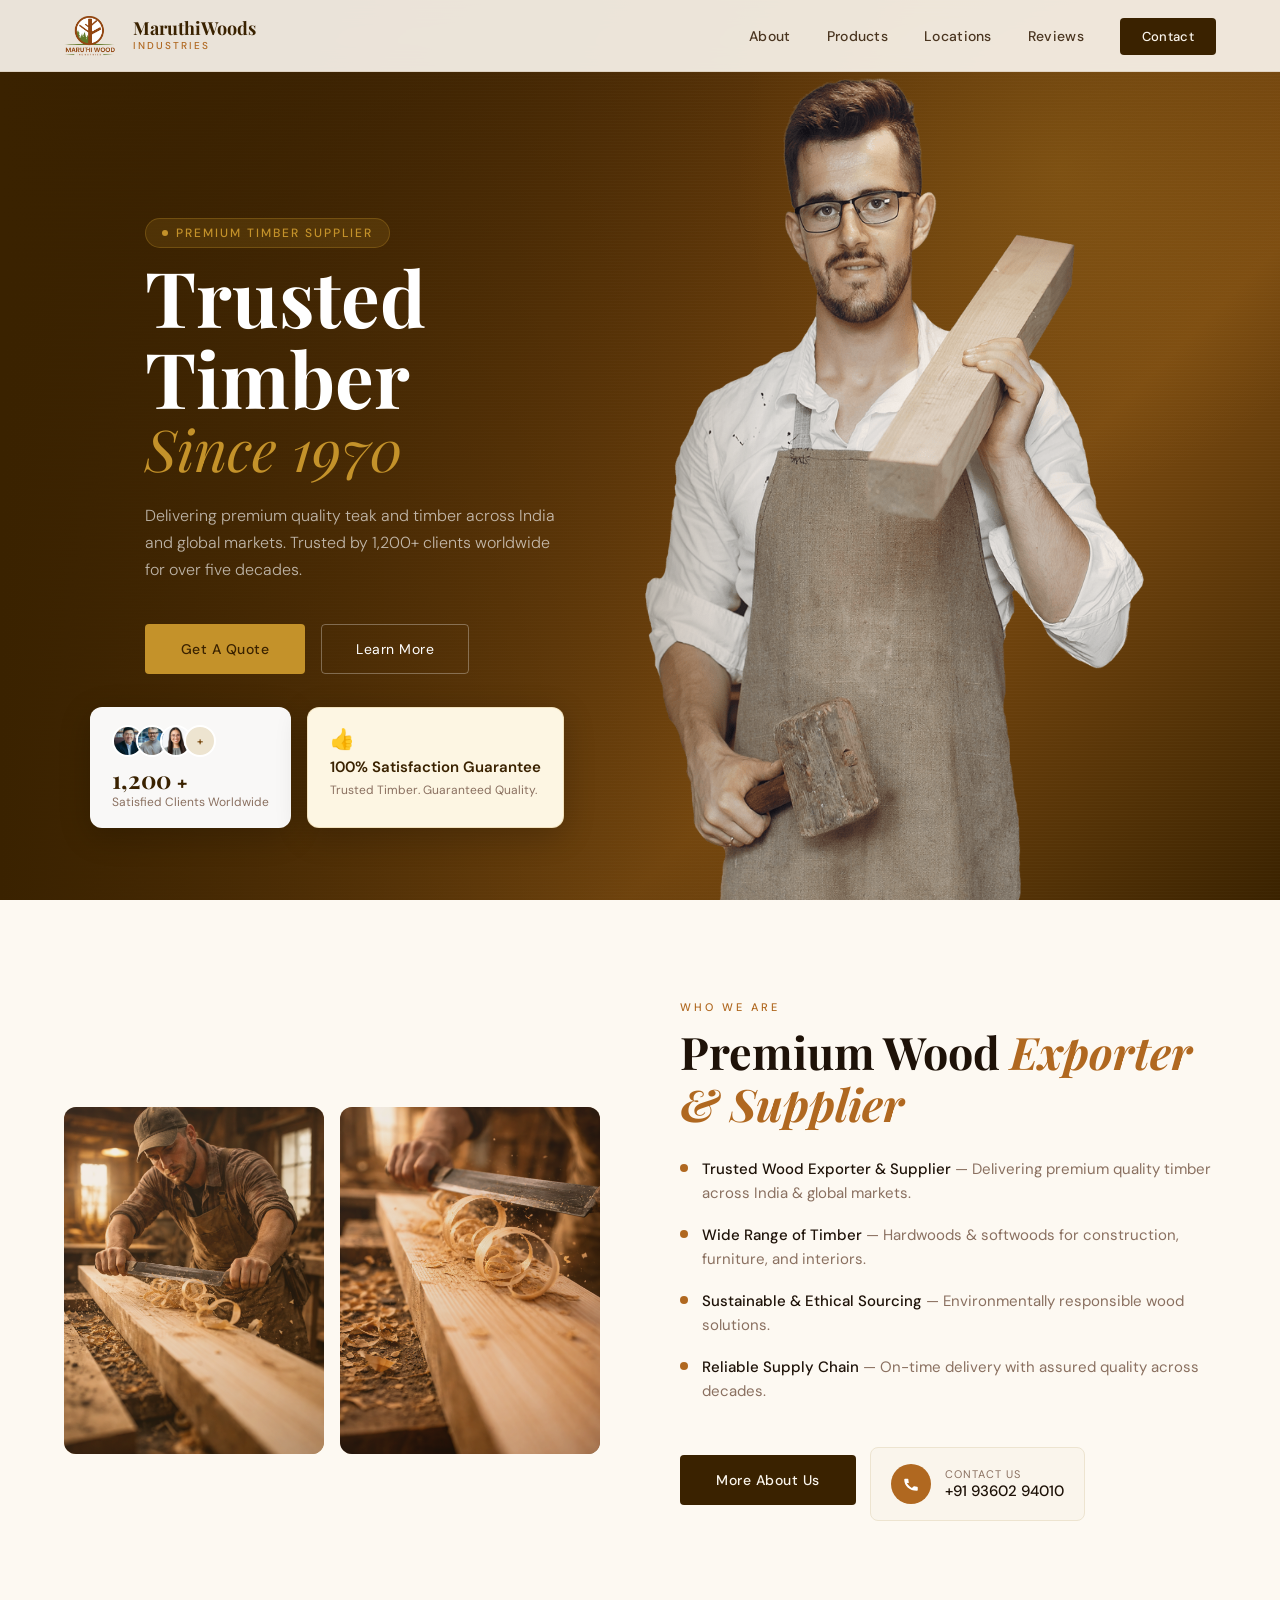
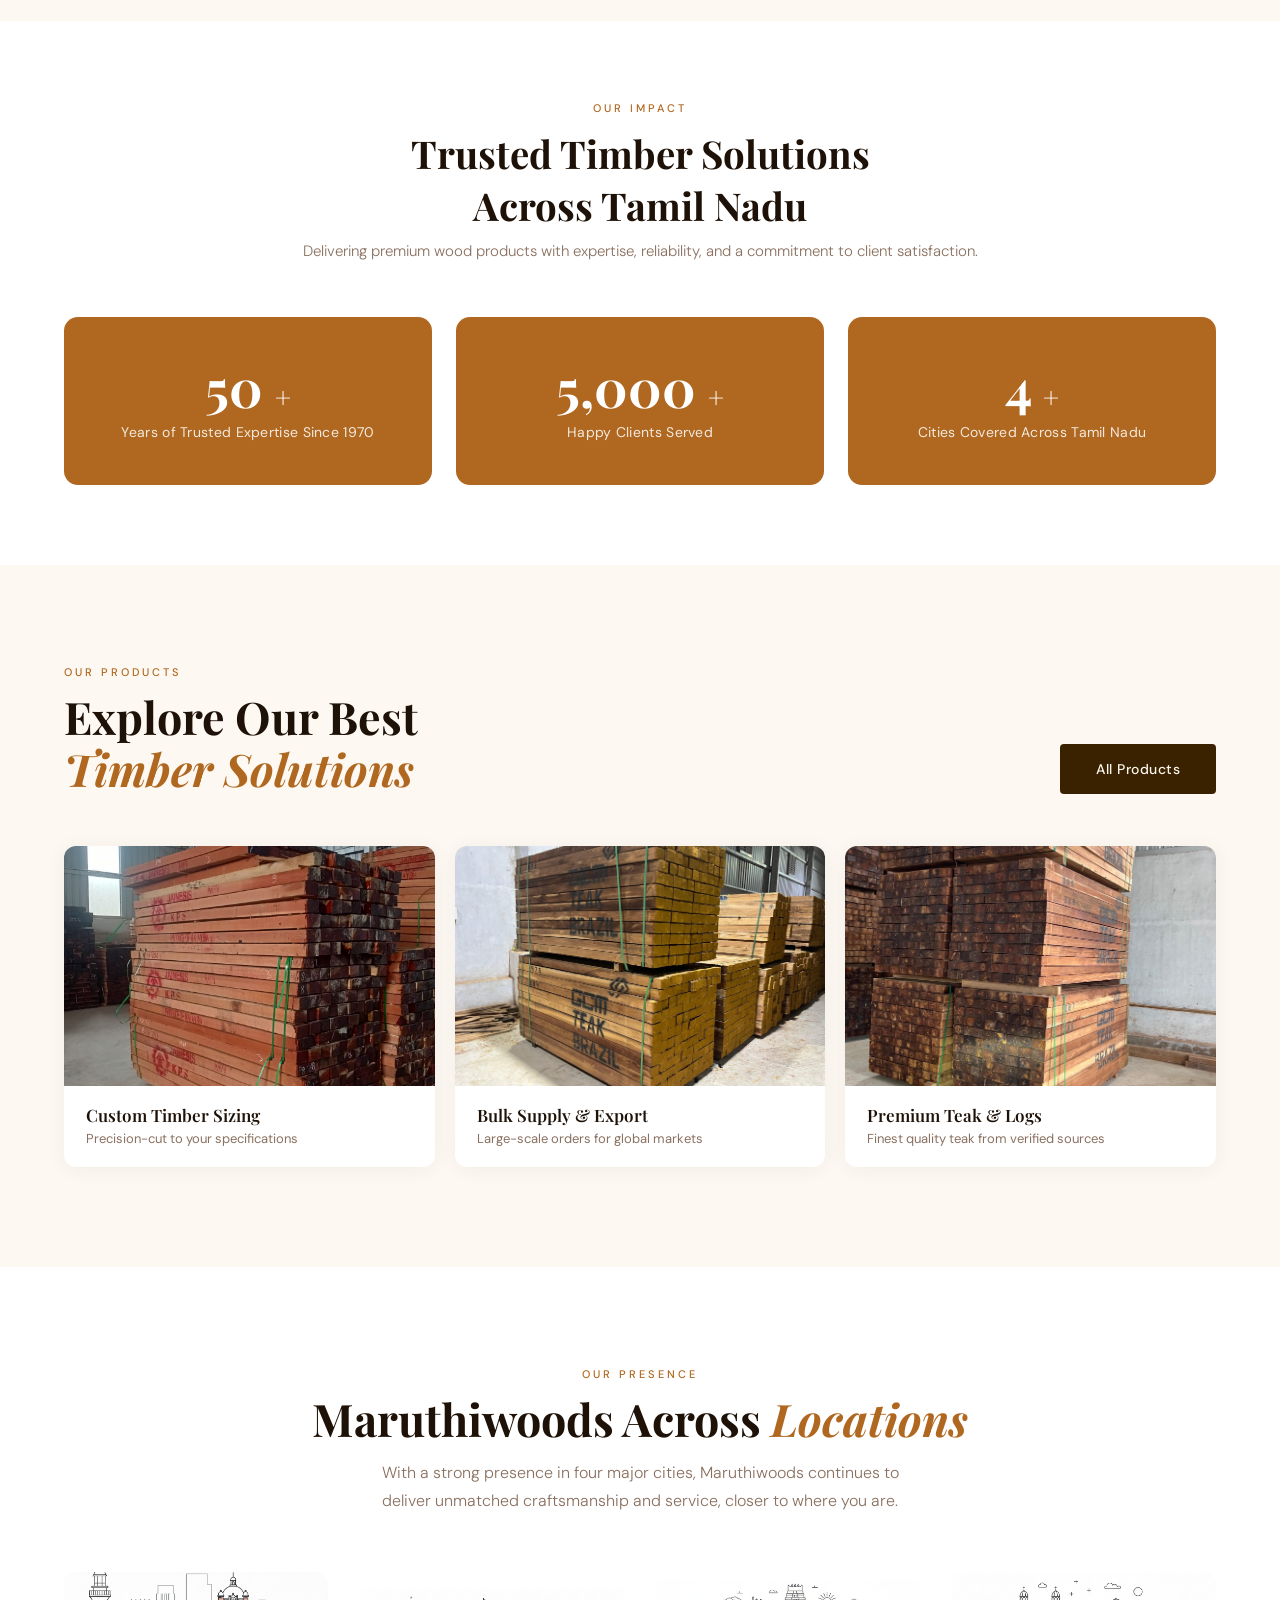
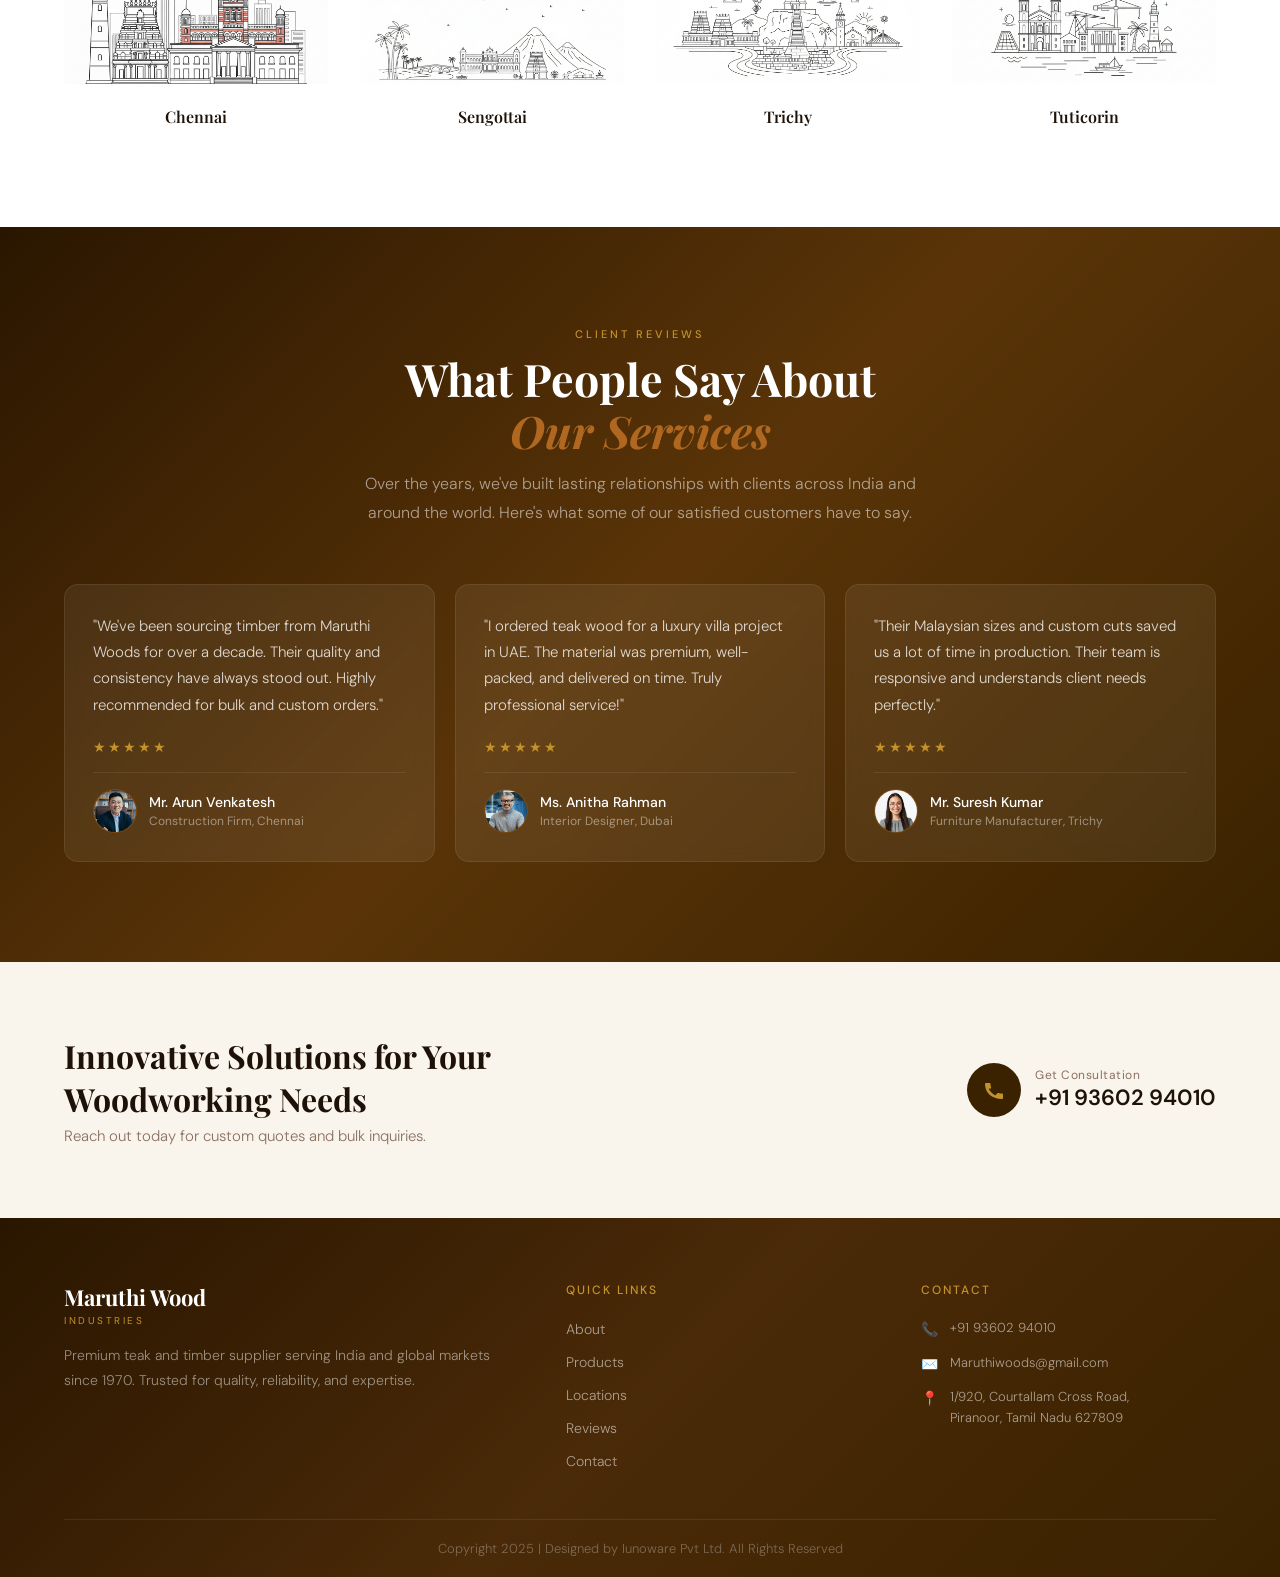
<file: index.html>
<!DOCTYPE html>
<html lang="en">
<head>
<meta charset="UTF-8"/>
<meta name="viewport" content="width=device-width, initial-scale=1.0"/>
<title>Maruthi Wood Industries</title>
<link rel="icon" href="sources/MARUTHI_LOGO.png">
<link href="https://fonts.googleapis.com/css2?family=Playfair+Display:wght@400;600;700&family=DM+Sans:wght@300;400;500&display=swap" rel="stylesheet"/>
<link rel="stylesheet" href="style.css">
</head>
<body>

<!-- NAV -->
<nav id="navbar">
  <a href="#" class="nav-logo">
    <img src="sources/MARUTHI_LOGO.png" alt="Maruthi Woods" srcset=""height="40" style="margin-right:8px;">
    <div>
      <div class="nav-logo-text">MaruthiWoods</div>
      <div class="nav-logo-sub">Industries</div>
    </div>
  </a>
  <ul class="nav-links" id="navLinks">
    <li><a href="#about">About</a></li>
    <li><a href="#products">Products</a></li>
    <li><a href="#locations">Locations</a></li>
    <li><a href="#testimonials">Reviews</a></li>
    <li><a href="contact.html" class="nav-cta">Contact</a></li>
  </ul>
  <div class="nav-toggle" id="navToggle" onclick="toggleNav()">
    <span></span><span></span><span></span>
  </div>
</nav>

<!-- HERO -->
<section class="hero" id="home">
  <div class="hero-texture"></div>
  <div class="hero-glow"></div>
  <div class="hero-content">
    <div class="hero-tag"><span class="hero-tag-dot"></span>Premium Timber Supplier</div>
    <h1>Trusted Timber<br><span class="hero-year">Since 1970</span></h1>
    <p class="hero-sub">Delivering premium quality teak and timber across India and global markets. Trusted by 1,200+ clients worldwide for over five decades.</p>
    <div class="hero-btns">
      <a href="tel:+919360294010" class="btn-primary">Get A Quote</a>
      <a href="#about" class="btn-outline">Learn More</a>
    </div>
  </div>
  <div class="hero-right">
    <!-- <div style="width:100%;height:100%;background-color: #8B5E1A;display:flex;align-items:center;justify-content:center;"> -->
      <img src="sources/model.png" alt="model" srcset="" style="width:80%;height:100%;">
    </div>
    <div class="hero-overlay"></div>
  </div>
  <div class="hero-badges">
    <div class="badge-card">
      <div class="badge-avatars">
        <div class="badge-avatar"><img src="sources/client1.jpg" alt="client1" height="32px"></div>
        <div class="badge-avatar"><img src="sources/client2.jpg" alt="client2" height="32px"></div>
        <div class="badge-avatar"><img src="sources/client3.jpg" alt="client3" height="32px"></div>
        <div class="badge-avatar">+</div>
      </div>
      <div class="badge-num">1,200 <span style="font-size:18px;font-family:'DM Sans'">+</span></div>
      <div class="badge-label">Satisfied Clients Worldwide</div>
    </div>
    <div class="badge-card badge-guarantee">
      <div class="badge-icon">👍</div>
      <div class="badge-title">100% Satisfaction Guarantee</div>
      <div class="badge-desc">Trusted Timber. Guaranteed Quality.</div>
    </div>
  </div>
</section>

<!-- ABOUT -->
<section class="about" id="about">
  <div class="about-inner">
    <div class="about-images reveal">
      <div class="about-img-wrap" style="background:linear-gradient(135deg,#d4b896,#8B5E1A);min-height:260px;display:flex;align-items:center;justify-content:center;">
        <img src="sources/peeling.png" alt="peeling" srcset="" style="width:100%;height:auto;opacity:0.8;">
      </div>
      <div class="about-img-wrap" style="background:linear-gradient(135deg,#c4a882,#5a3408);min-height:260px;display:flex;align-items:center;justify-content:center;margin-top:40px;">
        <!-- <svg viewBox="0 0 200 200" width="100" fill="none" xmlns="http://www.w3.org/2000/svg" opacity="0.35">
          <rect x="20" y="40" width="160" height="30" rx="4" fill="#fff"/>
          <rect x="20" y="85" width="160" height="30" rx="4" fill="#fff"/>
          <rect x="20" y="130" width="160" height="30" rx="4" fill="#fff"/>
          <circle cx="100" cy="170" r="20" fill="#fff" opacity="0.5"/>
        </svg> -->
        <img src="sources/peeling2.png" alt="peeling2" srcset="" style="width:100%;height:auto;opacity:0.8;">
      </div>
    </div>
    <div class="reveal reveal-delay-1">
      <div class="section-tag">Who We Are</div>
      <h2 class="section-title">Premium Wood <span>Exporter &amp; Supplier</span></h2>
      <ul class="about-list">
        <li><div class="about-list-dot"></div><div class="about-list-text"><strong>Trusted Wood Exporter &amp; Supplier</strong> — Delivering premium quality timber across India &amp; global markets.</div></li>
        <li><div class="about-list-dot"></div><div class="about-list-text"><strong>Wide Range of Timber</strong> — Hardwoods &amp; softwoods for construction, furniture, and interiors.</div></li>
        <li><div class="about-list-dot"></div><div class="about-list-text"><strong>Sustainable &amp; Ethical Sourcing</strong> — Environmentally responsible wood solutions.</div></li>
        <li><div class="about-list-dot"></div><div class="about-list-text"><strong>Reliable Supply Chain</strong> — On-time delivery with assured quality across decades.</div></li>
      </ul>
      <div style="display:flex;gap:14px;flex-wrap:wrap;align-items:center;">
        <a href="about.html" class="btn-primary" style="background:var(--brown-dark);color:var(--cream);">More About Us</a>
        <div class="contact-inline">
          <div class="contact-inline-icon">
            <svg width="18" height="18" fill="none" viewBox="0 0 24 24"><path d="M6.6 10.8c1.4 2.8 3.8 5.1 6.6 6.6l2.2-2.2c.3-.3.7-.4 1-.2 1.1.4 2.3.6 3.6.6.6 0 1 .4 1 1V20c0 .6-.4 1-1 1C9.6 21 3 14.4 3 6c0-.6.4-1 1-1h3.5c.6 0 1 .4 1 1 0 1.3.2 2.5.6 3.6.1.3 0 .7-.2 1L6.6 10.8z" fill="#fff"/></svg>
          </div>
          <div>
            <div class="contact-inline-label">Contact Us</div>
            <div class="contact-inline-number">+91 93602 94010</div>
          </div>
        </div>
      </div>
    </div>
  </div>
</section>

<!-- STATS -->
<section class="stats" id="stats">
  <div class="stats-inner">
    <div class="reveal"><p class="section-tag">Our Impact</p></div>
    <div class="reveal"><h2 class="stats-title">Trusted Timber Solutions<br>Across Tamil Nadu</h2></div>
    <div class="reveal"><p class="stats-sub">Delivering premium wood products with expertise, reliability, and a commitment to client satisfaction.</p></div>
    <div class="stats-grid">
      <div class="stat-card reveal">
        <div class="stat-number">
  <span class="counter" data-target="50" data-format="comma">0</span>
  <span class="stat-plus">+</span>
</div>
        <div class="stat-label">Years of Trusted Expertise Since 1970</div>
      </div>
      <div class="stat-card reveal reveal-delay-1">
        <div class="stat-number">
  <span class="counter" data-target="5000" data-format="comma">0</span>
  <span class="stat-plus">+</span>
</div>
        <div class="stat-label">Happy Clients Served</div>
      </div>
      <div class="stat-card reveal reveal-delay-2">
        <div class="stat-number">
  <span class="counter" data-target="4" data-format="comma">0</span>
  <span class="stat-plus">+</span>
</div>
        <div class="stat-label">Cities Covered Across Tamil Nadu</div>
      </div>
    </div>
  </div>
</section>
<!-- Add data attributes to your stat numbers -->
<!-- <div class="stat-number">
  <span class="counter" data-target="54">0</span>
  <span class="stat-plus">+</span>
</div>

<div class="stat-number">
  <span class="counter" data-target="5000" data-format="comma">0</span>
  <span class="stat-plus">+</span>
</div>

<div class="stat-number">
  <span class="counter" data-target="4">0</span>
</div> -->

<!-- PRODUCTS -->
<section class="products" id="products">
  <div class="products-header reveal">
    <div>
      <div class="section-tag">Our Products</div>
      <h2 class="section-title">Explore Our Best<br><span>Timber Solutions</span></h2>
    </div>
    <a href="products.html" class="btn-primary" style="background:var(--brown-dark);color:var(--cream);white-space:nowrap;">All Products</a>
  </div>
  <div class="products-grid">
    <div class="product-card reveal">
      <div class="product-img" style="background:url(sources/malasiansize_timber.jpg) no-repeat center/cover;height:240px;font-size:60px;display:flex;align-items:center;justify-content:center;"></div>
      <div class="product-footer">
        <div class="product-name">Custom Timber Sizing</div>
        <div class="product-desc">Precision-cut to your specifications</div>
      </div>
    </div>
    <div class="product-card reveal reveal-delay-1">
      <div class="product-img" style="background:url(sources/teekwood.jpg) no-repeat center/cover;height:240px;font-size:60px;display:flex;align-items:center;justify-content:center;"></div>
      <div class="product-footer">
        <div class="product-name">Bulk Supply &amp; Export</div>
        <div class="product-desc">Large-scale orders for global markets</div>
      </div>
    </div>
    <div class="product-card reveal reveal-delay-2">
      <div class="product-img" style="background:url(sources/brezinsize_timber.jpg) no-repeat center/cover;height:240px;font-size:60px;display:flex;align-items:center;justify-content:center;"></div>
      <div class="product-footer">
        <div class="product-name">Premium Teak &amp; Logs</div>
        <div class="product-desc">Finest quality teak from verified sources</div>
      </div>
    </div>
  </div>
</section>

<!-- LOCATIONS -->
<section class="locations" id="locations">
  <div class="locations-inner">
    <div class="reveal" style="text-align:center;">
      <div class="section-tag">Our Presence</div>
      <h2 class="section-title">Maruthiwoods Across <span>Locations</span></h2>
      <p class="section-desc" style="margin:14px auto 0;text-align:center;">With a strong presence in four major cities, Maruthiwoods continues to deliver unmatched craftsmanship and service, closer to where you are.</p>
    </div>
    <div class="locations-grid">
      <div class="location-item reveal">
        <div class="location-skyline">
          <img src="sources/chennai_line.png" alt="chennai_line" srcset="" style="width:100%;height:auto;">
        </div>
        <div class="location-name">Chennai</div>
      </div>
      <div class="location-item reveal reveal-delay-1">
        <div class="location-skyline">
          <img src="sources/sengottai.png" alt="sengottai_line" srcset="" style="width:100%;height:auto;">
        </div>
        <div class="location-name">Sengottai</div>
      </div>
      <div class="location-item reveal reveal-delay-2">
        <div class="location-skyline">
          <img src="sources/trichy.png" alt="trichy_line" srcset="" style="width:100%;height:auto;">
        </div>
        <div class="location-name">Trichy</div>
      </div>
      <div class="location-item reveal reveal-delay-3">
        <div class="location-skyline">
          <img src="sources/tuticorin.png" alt="tuticorin_line" srcset="" style="width:100%;height:100;">
        </div>
        <div class="location-name">Tuticorin</div>
      </div>
    </div>
  </div>
</section>

<!-- TESTIMONIALS -->
<section class="testimonials" id="testimonials">
  <div class="testimonials-inner">
    <div class="testimonials-tag reveal"><div class="section-tag" style="color:var(--gold);">Client Reviews</div></div>
    <div class="testimonials-title reveal"><h2 class="section-title" style="color:var(--white);">What People Say About<br><span>Our Services</span></h2></div>
    <p class="section-desc reveal">Over the years, we've built lasting relationships with clients across India and around the world. Here's what some of our satisfied customers have to say.</p>
    <div class="testi-grid">
      <div class="testi-card reveal">
        <div class="testi-quote">"We've been sourcing timber from Maruthi Woods for over a decade. Their quality and consistency have always stood out. Highly recommended for bulk and custom orders."</div>
        <div class="testi-stars">★★★★★</div>
        <div class="testi-author">
          <div class="testi-avatar"><img src="sources/client1.jpg" alt="Mr. Arun Venkatesh" width="42px" height="auto" style="overflow: hidden;border-radius: 50%;"></div>
          <div>
            <div class="testi-name">Mr. Arun Venkatesh</div>
            <div class="testi-role">Construction Firm, Chennai</div>
          </div>
        </div>
      </div>
      <div class="testi-card reveal reveal-delay-1">
        <div class="testi-quote">"I ordered teak wood for a luxury villa project in UAE. The material was premium, well-packed, and delivered on time. Truly professional service!"</div>
        <div class="testi-stars">★★★★★</div>
        <div class="testi-author">
          <div class="testi-avatar"><img src="sources/client2.jpg" alt="Ms. Anitha Rahman" width="42px" height="auto" style="overflow: hidden;border-radius: 50%;"></div>
          <div>
            <div class="testi-name">Ms. Anitha Rahman</div>
            <div class="testi-role">Interior Designer, Dubai</div>
          </div>
        </div>
      </div>
      <div class="testi-card reveal reveal-delay-2">
        <div class="testi-quote">"Their Malaysian sizes and custom cuts saved us a lot of time in production. Their team is responsive and understands client needs perfectly."</div>
        <div class="testi-stars">★★★★★</div>
        <div class="testi-author">
          <div class="testi-avatar"><img src="sources/client3.jpg" alt="Mr. Suresh Kumar" width="42px" height="auto" style="overflow: hidden;border-radius: 50%;"></div>
          <div>
            <div class="testi-name">Mr. Suresh Kumar</div>
            <div class="testi-role">Furniture Manufacturer, Trichy</div>
          </div>
        </div>
      </div>
    </div>
  </div>
</section>

<!-- CTA STRIP -->
<section class="cta-strip">
  <div class="cta-inner">
    <div class="cta-text reveal">
      <h2>Innovative Solutions for Your<br>Woodworking Needs</h2>
      <p>Reach out today for custom quotes and bulk inquiries.</p>
    </div>
    <div class="cta-contact reveal reveal-delay-1">
      <div class="cta-icon-wrap">
        <svg width="24" height="24" fill="none" viewBox="0 0 24 24"><path d="M6.6 10.8c1.4 2.8 3.8 5.1 6.6 6.6l2.2-2.2c.3-.3.7-.4 1-.2 1.1.4 2.3.6 3.6.6.6 0 1 .4 1 1V20c0 .6-.4 1-1 1C9.6 21 3 14.4 3 6c0-.6.4-1 1-1h3.5c.6 0 1 .4 1 1 0 1.3.2 2.5.6 3.6.1.3 0 .7-.2 1L6.6 10.8z" fill="#c4922a"/></svg>
      </div>
      <div>
        <div class="cta-number-label">Get Consultation</div>
        <a href="tel:+919360294010" class="cta-number" style="text-decoration:none;color:var(--text-dark);">+91 93602 94010</a>
      </div>
    </div>
  </div>
</section>

<!-- FOOTER -->
<footer>
  <div class="footer-inner">
    <div>
      <div class="footer-logo-text">Maruthi Wood</div>
      <div class="footer-logo-sub">Industries</div>
      <p class="footer-about">Premium teak and timber supplier serving India and global markets since 1970. Trusted for quality, reliability, and expertise.</p>
    </div>
    <div>
      <div class="footer-heading">Quick Links</div>
      <ul class="footer-links">
        <li><a href="index.html#about">About</a></li>
        <li><a href="index.html#products">Products</a></li>
        <li><a href="index.html#locations">Locations</a></li>
        <li><a href="index.html#testimonials">Reviews</a></li>
        <li><a href="contact.html">Contact</a></li>
      </ul>
    </div>
    <div>
      <div class="footer-heading">Contact</div>
      <div class="footer-contact-items">
        <div class="footer-contact-item">
          <span class="footer-contact-icon">📞</span>
          <span class="footer-contact-text">+91 93602 94010</span>
        </div>
        <div class="footer-contact-item">
          <span class="footer-contact-icon">✉️</span>
          <span class="footer-contact-text">Maruthiwoods@gmail.com</span>
        </div>
        <div class="footer-contact-item">
          <span class="footer-contact-icon">📍</span>
          <span class="footer-contact-text">1/920, Courtallam Cross Road,<br>Piranoor, Tamil Nadu 627809</span>
        </div>
      </div>
    </div>
  </div>
  <div class="footer-bottom">
    <p>Copyright 2025 | Designed by Iunoware Pvt Ltd. All Rights Reserved</p>
  </div>
</footer>

<script>
  // Nav scroll
  const navbar = document.getElementById('navbar');
  window.addEventListener('scroll', () => {
    navbar.classList.toggle('scrolled', window.scrollY > 20);
  });

  // Mobile nav
  function toggleNav() {
    document.getElementById('navLinks').classList.toggle('open');
  }
  document.querySelectorAll('.nav-links a').forEach(a => {
    a.addEventListener('click', () => document.getElementById('navLinks').classList.remove('open'));
  });

  // Scroll reveal
  const observer = new IntersectionObserver((entries) => {
    entries.forEach(e => { if (e.isIntersecting) { e.target.classList.add('visible'); } });
  }, { threshold: 0.12 });
  document.querySelectorAll('.reveal').forEach(el => observer.observe(el));
  // Counter animation
  function animateCounter(el) {
  const target = parseInt(el.dataset.target);
  const useComma = el.dataset.format === 'comma';
  const duration = 1800;
  const startTime = performance.now();

  function easeOutQuart(t) {
    return 1 - Math.pow(1 - t, 4);
  }

  function update(now) {
    const elapsed = now - startTime;
    const progress = Math.min(elapsed / duration, 1);
    const value = Math.round(easeOutQuart(progress) * target);
    el.textContent = useComma ? value.toLocaleString() : value;
    if (progress < 1) requestAnimationFrame(update);
  }

  requestAnimationFrame(update);
}

document.querySelectorAll('.counter').forEach(el => animateCounter(el));
</script>
</body>
</html>
</file>
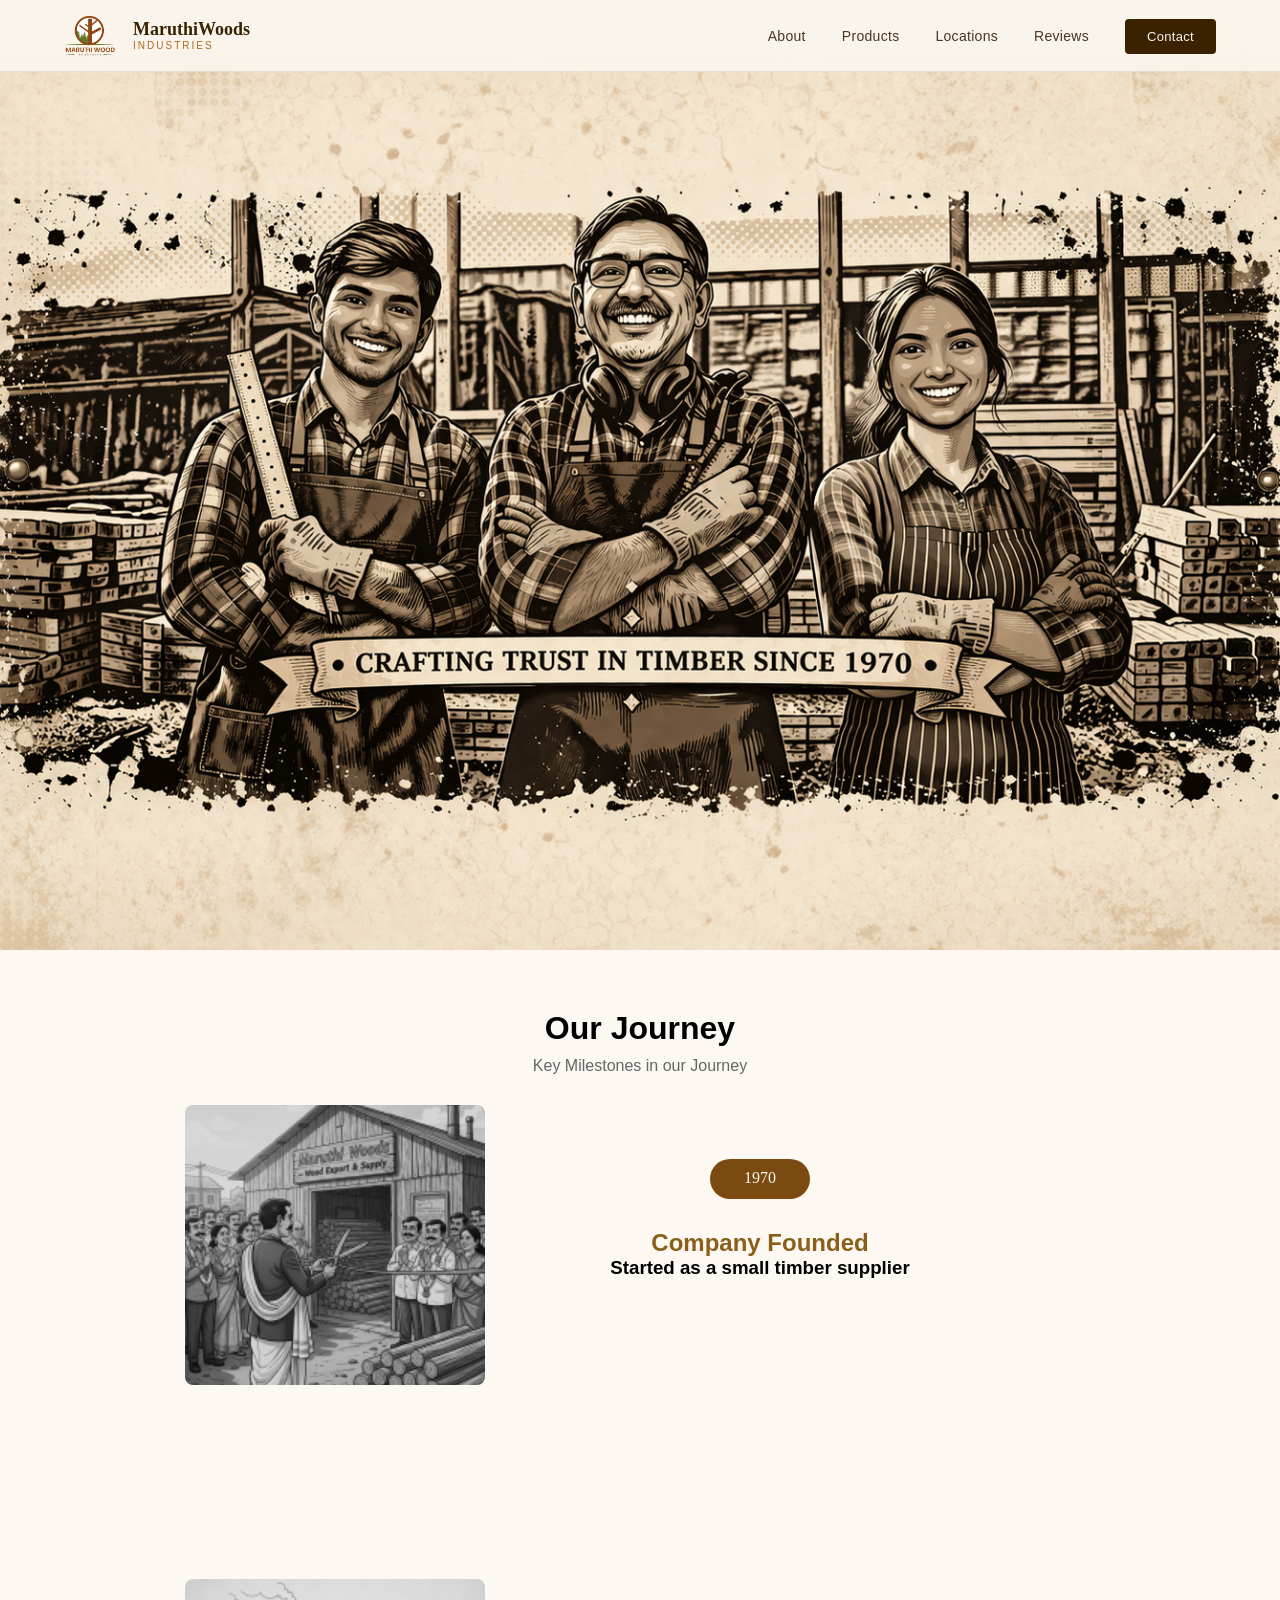
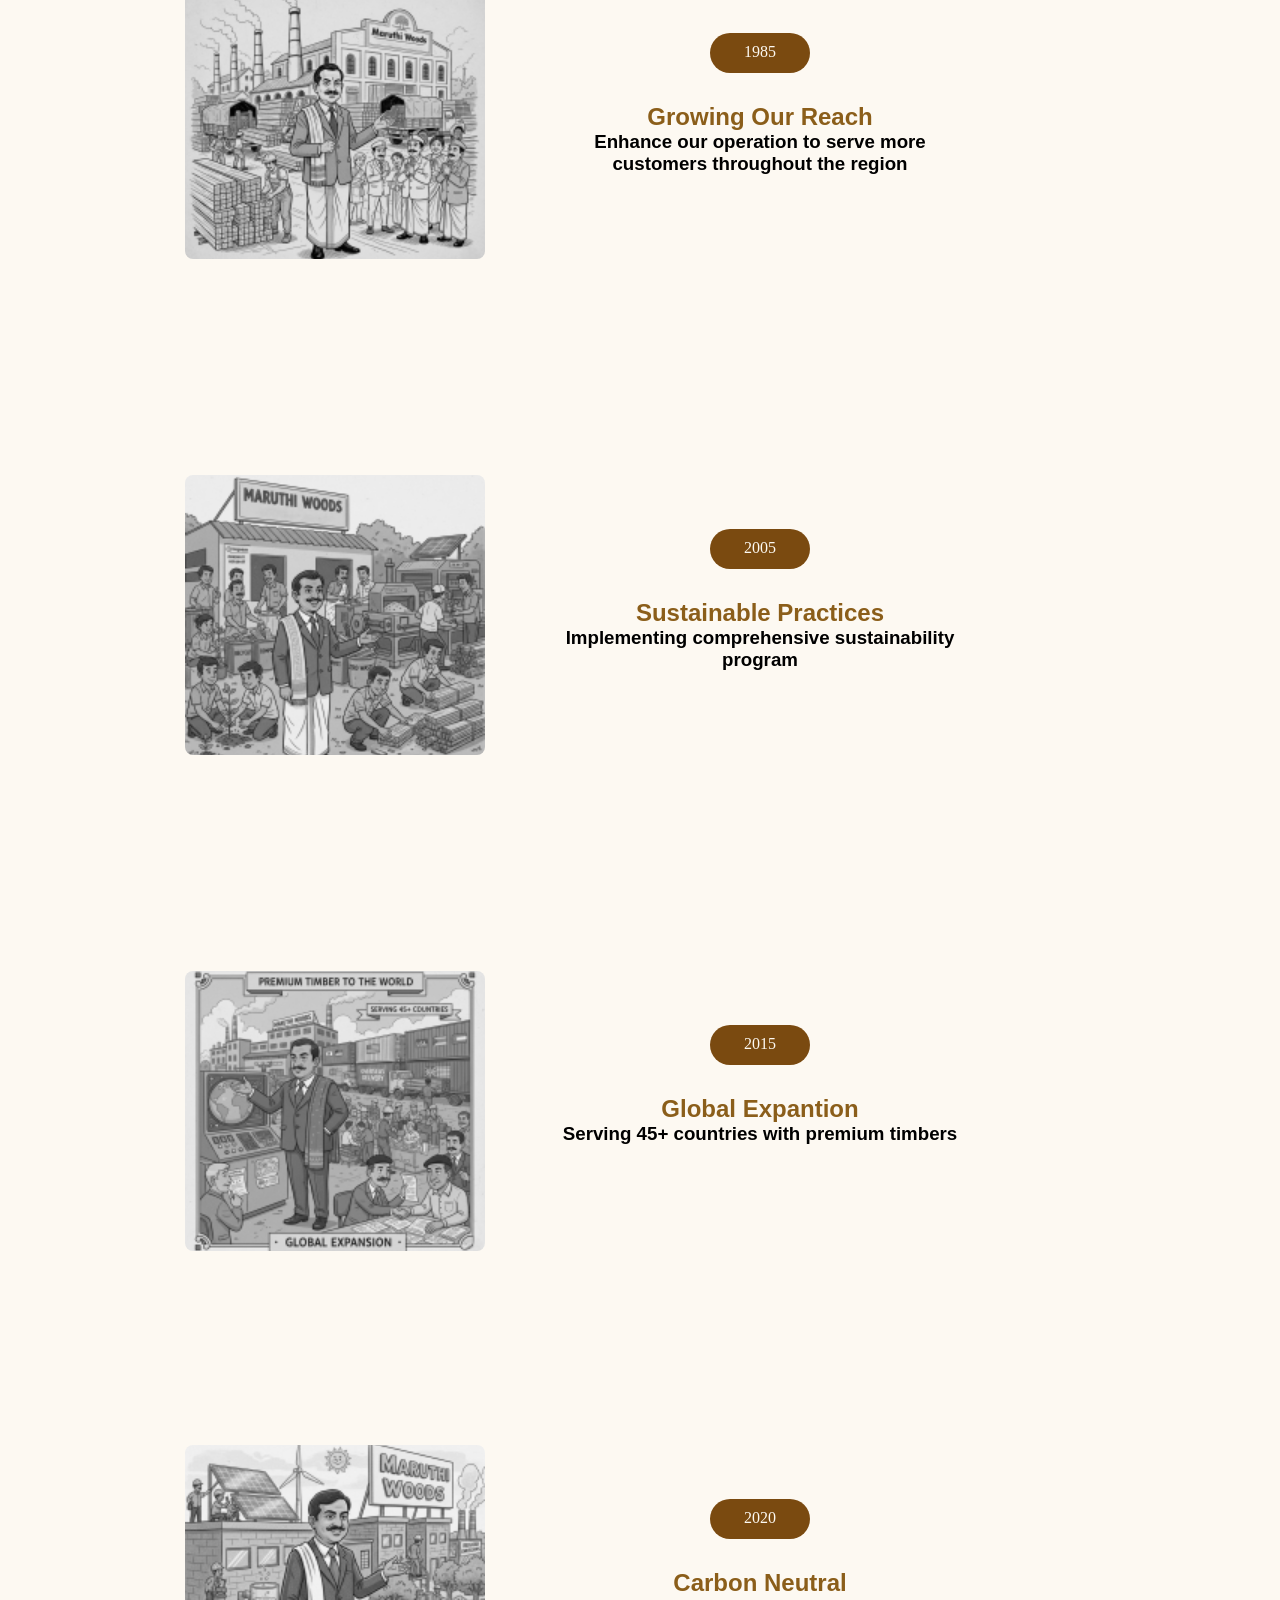
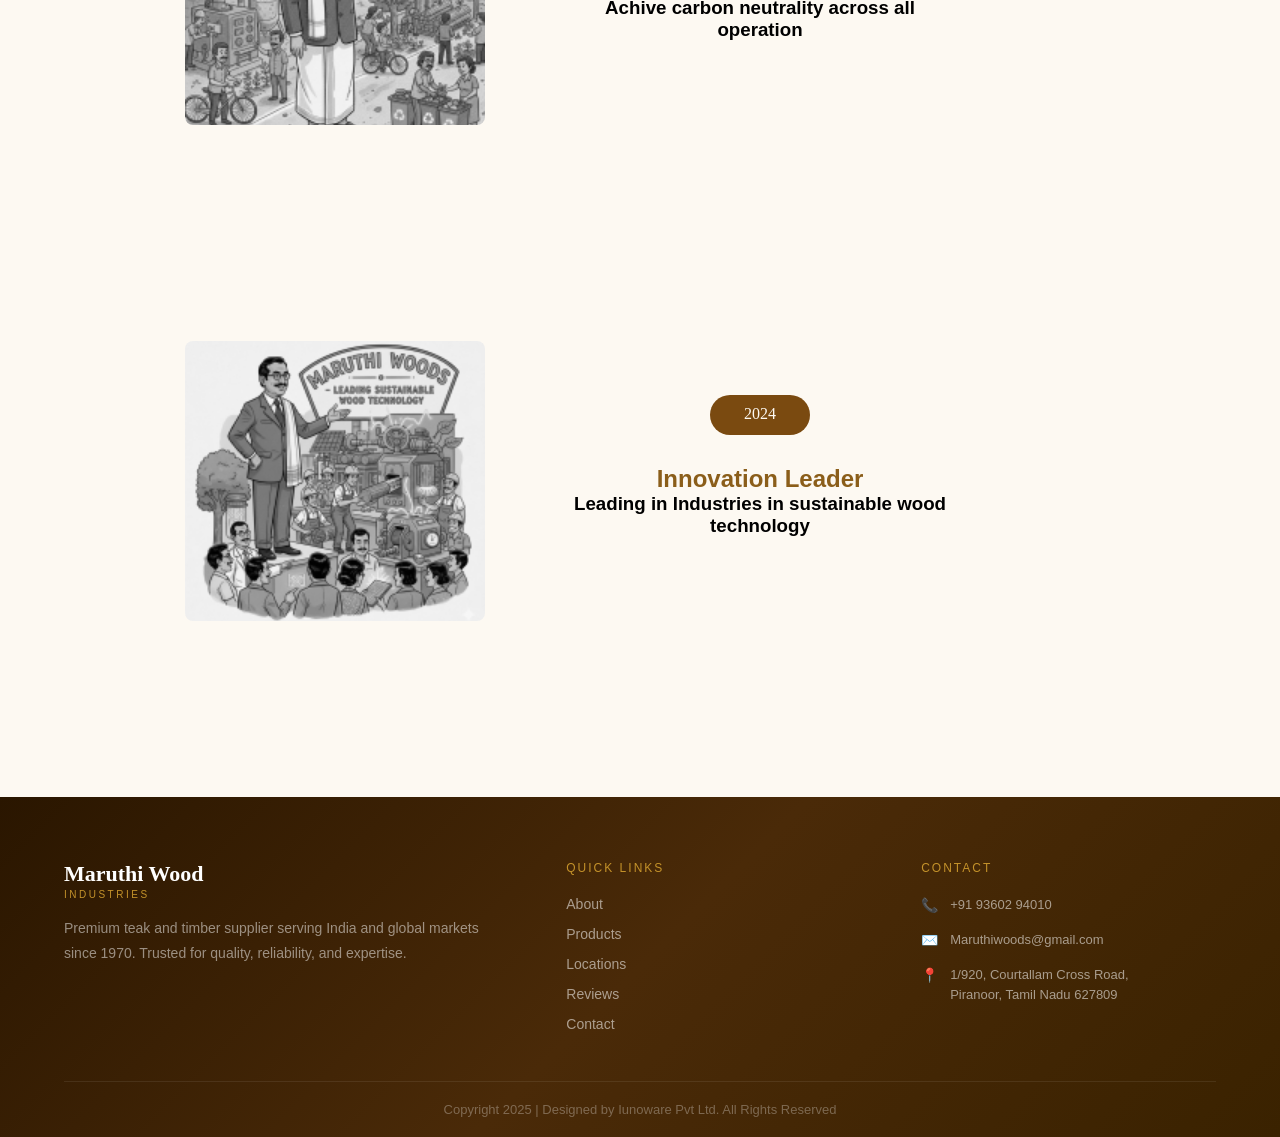
<file: about.html>
<!DOCTYPE html>
<html lang="en">
<head>
<meta charset="UTF-8">
<meta name="viewport" content="width=device-width, initial-scale=1.0">
<title>Maruthi Woods - Services</title>
<link rel="icon" href="sources/MARUTHI_LOGO.png">
<!-- AOS Animation -->
<link href="https://unpkg.com/aos@2.3.4/dist/aos.css" rel="stylesheet">

<style>
/* RESET */
:root {
    --brown-dark: #3a2200;
    --brown-mid: #7a4a10;
    --brown-warm: #8B5E1A;
    --brown-accent: #b06820;
    --cream: #faf5ec;
    --cream-light: #fdf9f2;
    --cream-dark: #ede4d0;
    --text-dark: #1e1208;
    --text-mid: #4a3520;
    --text-light: #8a7060;
    --white: #ffffff;
    --gold: #c4922a;
  }
* {
  margin: 0;
  padding: 0;
  box-sizing: border-box;
  font-family: 'Segoe UI', sans-serif;
}

html {
  scroll-behavior: smooth;
}

body {
  background: var(--cream-light);
}
nav {
    position: fixed; top: 0; left: 0; right: 0; z-index: 100;
    display: flex; align-items: center; justify-content: space-between;
    padding: 0 5%; height: 72px;
    background: rgba(250,245,236,0.92); backdrop-filter: blur(12px);
    border-bottom: 1px solid rgba(122,74,16,0.12);
    transition: box-shadow 0.3s;
  }
  nav.scrolled { box-shadow: 0 4px 24px rgba(58,34,0,0.1); }
  .nav-logo { display: flex; align-items: center; gap: 10px; text-decoration: none; }
  .nav-logo-icon { width: 42px; height: 42px; }
  .nav-logo-text { font-family: 'Playfair Display', serif; font-size: 18px; font-weight: 700; color: var(--brown-dark); line-height: 1.1; }
  .nav-logo-sub { font-size: 10px; letter-spacing: 2px; color: var(--brown-accent); text-transform: uppercase; font-family: 'DM Sans', sans-serif; font-weight: 500; }
  .nav-links { display: flex; align-items: center; gap: 36px; list-style: none; }
  .nav-links a { text-decoration: none; font-size: 14px; font-weight: 500; color: var(--text-mid); letter-spacing: 0.3px; transition: color 0.2s; }
  .nav-links a:hover { color: var(--brown-accent); }
  .nav-cta { background: var(--brown-dark); color: var(--cream) !important; padding: 10px 22px; border-radius: 4px; font-size: 13px !important; letter-spacing: 0.5px; transition: background 0.2s !important; }
  .nav-cta:hover { background: var(--brown-mid) !important; color: var(--white) !important; }
  .nav-toggle { display: none; flex-direction: column; gap: 5px; cursor: pointer; padding: 4px; }
  .nav-toggle span { display: block; width: 24px; height: 2px; background: var(--brown-dark); border-radius: 2px; transition: all 0.3s; }


/* HERO */
.hero {
    margin-top: 50px;
  position: relative;
  height: 100vh;
  background: url(sources/abt.png) center/cover no-repeat;
  display: flex;
  align-items: center;
  justify-content: center;
}
/* 
.hero::after {
  content: "";
  position: absolute;
  width: 100%;
  height: 100%;
  background: rgba(120, 75, 0, 0.7);
} */

.hero-content {
  position: relative;
  color: white;
  text-align: center;
  max-width: 800px;
  padding: 20px;
}

.hero h1 {
  font-size: 3rem;
  margin-bottom: 20px;
}

.hero p {
  font-size: 1.1rem;
  line-height: 1.6;
}

/* SECTION */
.section {
  padding: 60px 20px;
  max-width: 1200px;
  margin: auto;
  text-align: center;
}

.section h2 {
  font-size: 2rem;
  margin-bottom: 10px;
}

.section p {
  margin-bottom: 30px;
  color: #666;
}

/* GALLERY */
.gallery {
  display: grid;
  grid-template-rows: repeat(auto-fit, minmax(250px, 1fr));
  gap: 100px;
}

.card {
    /* height: 300px; */
    width: 950px;
  overflow: hidden;
  /* display: flex; */

  border-radius: 12px;
  transition: 0.3s;
}

.card img {
  width: 300px;
  height: 280px;
  position: relative;
  right: 200px;
  object-fit: cover;
  border-radius: 8px;
  transition: transform 0.5s ease, filter 0.5s ease;
}

.card:hover img {
  transform: scale(1.1);
  filter: brightness(1.1);
}

.card:hover {
  transform: translateY(-8px);
  /* box-shadow: 0 15px 30px rgba(0,0,0,0.2); */
}
.card #abts{
    height: 40px;
    width: 100px;
    padding-top: 10px;
    position: relative;
    left: 150px;
    bottom: 30px;
    text-align: center;
    border-radius: 20px;
    background-color: #7a4a10;
    font-family: cursive;
    color: var(--cream-light);    
}

.card .cnts{
    max-width: 400px;
    position: relative;
    left: 500px;
    bottom: 200px;

}
.card .cnts h1{
    color: var(--brown-warm);
    font-family: Arial, Helvetica, sans-serif;
}

 /* ── FOOTER ── */
  footer { background: linear-gradient(135deg, #2a1600, #4a2a08, #3a2200); padding: 64px 5% 0; }
  .footer-inner { max-width: 1200px; margin: 0 auto; display: grid; grid-template-columns: 1.5fr 1fr 1fr; gap: 60px; padding-bottom: 48px; }
  .footer-logo-text { font-family: 'Playfair Display', serif; font-size: 22px; font-weight: 700; color: var(--white); }
  .footer-logo-sub { font-size: 10px; letter-spacing: 2.5px; color: var(--gold); text-transform: uppercase; margin-top: 2px; }
  .footer-about { font-size: 14px; color: rgba(255,255,255,0.5); line-height: 1.8; margin-top: 16px; font-weight: 300; }
  .footer-heading { font-size: 12px; letter-spacing: 2px; text-transform: uppercase; color: var(--gold); font-weight: 500; margin-bottom: 20px; }
  .footer-links { list-style: none; display: flex; flex-direction: column; gap: 12px; }
  .footer-links a { text-decoration: none; font-size: 14px; color: rgba(255,255,255,0.55); transition: color 0.2s; font-weight: 300; }
  .footer-links a:hover { color: var(--white); }
  .footer-contact-items { display: flex; flex-direction: column; gap: 14px; }
  .footer-contact-item { display: flex; align-items: flex-start; gap: 12px; }
  .footer-contact-icon { font-size: 14px; margin-top: 2px; color: var(--gold); }
  .footer-contact-text { font-size: 13px; color: rgba(255,255,255,0.55); line-height: 1.6; font-weight: 300; }
  .footer-bottom { border-top: 1px solid rgba(255,255,255,0.08); padding: 20px 0; text-align: center; }
  .footer-bottom p { font-size: 13px; color: rgba(255,255,255,0.3); font-weight: 300; }

/* RESPONSIVE */
@media (max-width: 768px) {
  .hero {
    height: 70vh;
  }

  .hero h1 {
    font-size: 2rem;
  }
  .card{
    height: 250px;
    width: 700px;
  }
  .card .cnts{
    font-size: 10px;
    position: relative;
    left: 300px;
  }
      .nav-links {
        display: none;
        flex-direction: column;
        position: fixed;
        inset: 72px 5% auto 5%;
        background: linear-gradient(180deg, rgba(250,245,236,0.98), var(--cream));
        padding: 20px;
        gap: 14px;
        border-radius: 12px;
        box-shadow: 0 18px 40px rgba(58,34,0,0.12);
        backdrop-filter: blur(8px);
        transform: translateY(-8px);
        opacity: 0;
        transition: opacity 0.36s ease, transform 0.36s ease;
        z-index: 140;
    }
    .nav-links.open {
        display: flex;
        transform: translateY(0);
        opacity: 1;
    }

    /* list items as soft cards */
    .nav-links li {
        list-style: none;
        width: 100%;
    }
    .nav-links a {
        display: block;
        padding: 12px 16px;
        border-radius: 10px;
        background: rgba(255,255,255,0.9);
        color: var(--text-mid);
        font-weight: 600;
        text-decoration: none;
        transition: background 0.18s ease, color 0.18s ease, transform 0.18s ease, box-shadow 0.18s;
        box-shadow: 0 6px 18px rgba(58,34,0,0.06);
    }
    .nav-links a:hover {
        background: var(--cream-light);
        color: var(--brown-accent);
        transform: translateY(-4px);
        box-shadow: 0 10px 24px rgba(58,34,0,0.09);
    }

    /* CTA stretches full width and stands out */
    .nav-links .nav-cta,
    .nav-links a.nav-cta {
        width: 100%;
        padding: 12px 16px;
        background: var(--brown-dark);
        color: var(--cream) !important;
        border-radius: 10px;
        box-shadow: 0 12px 30px rgba(58,34,0,0.12);
    }

    /* hamburger -> close animation */
    .nav-toggle { z-index: 160; }
    .nav-toggle.open span:nth-child(1) { transform: translateY(7px) rotate(45deg); }
    .nav-toggle.open span:nth-child(2) { opacity: 0; transform: scaleX(0); }
    .nav-toggle.open span:nth-child(3) { transform: translateY(-7px) rotate(-45deg); }

    /* subtle stagger for menu items when opening */
    .nav-links.open li { transform: translateY(0); opacity: 1; transition: transform 0.36s ease, opacity 0.36s ease; }
    .nav-links li { transform: translateY(8px); opacity: 0; }
    .nav-links.open li:nth-child(1){ transition-delay: 0.04s; }
    .nav-links.open li:nth-child(2){ transition-delay: 0.08s; }
    .nav-links.open li:nth-child(3){ transition-delay: 0.12s; }
    .nav-links.open li:nth-child(4){ transition-delay: 0.16s; }
    .nav-links { display: none; flex-direction: column; position: fixed; background: var(--cream); gap: 28px; }
    .nav-links.open { display: flex;background-color: var(--cream); }
    .nav-toggle { display: flex; }

}
</style>
</head>

<body>
<nav id="navbar">
  <a href="#" class="nav-logo">
    <img src="sources/MARUTHI_LOGO.png" alt="Maruthi Woods" srcset=""height="40" style="margin-right:8px;">
    <div>
      <div class="nav-logo-text">MaruthiWoods</div>
      <div class="nav-logo-sub">Industries</div>
    </div>
  </a>
  <ul class="nav-links" id="navLinks">
    <li><a href="index.html#about">About</a></li>
    <li><a href="index.html#products">Products</a></li>
    <li><a href="index.html#locations">Locations</a></li>
    <li><a href="index.html#reviews">Reviews</a></li>
    <li><a href="contact.html" class="nav-cta">Contact</a></li>
  </ul>
  <div class="nav-toggle" id="navToggle" onclick="toggleNav()">
    <span></span><span></span><span></span>
  </div>
</nav>
<!-- HERO -->
<section class="hero">
  <!-- <div class="hero-content" data-aos="fade-up">
    <h1 data-aos="zoom-in">Our Timber Services — Crafted for Quality</h1>
    <p data-aos="fade-up" data-aos-delay="200">
      At Maruthi Woods, we deliver premium timber solutions with precision and trust.
    </p>
  </div> -->
</section>

<!-- GALLERY -->
<section class="section" data-aos="fade-up">
  <h2>Our Journey</h2>
  <p>Key Milestones in our Journey</p>

  <div class="gallery">
    <div class="card" data-aos="fade-up"><img src="sources/opening-1-rf9vbhi1e9rd2t4fo7msutfno2hvpew8k5qhq3q8r4.png" loading="lazy"><div class="cnts"><div id="abts">1970</div><h1>Company Founded</h1><h3>Started as a small timber supplier</h3></div></div>
    <div class="card" data-aos="fade-up" data-aos-delay="100"><img src="sources/woods-2-1-rf9vbhi1e9rd2t4fo7msutfno2hvpew8k5qhq3q8r4.png" loading="lazy"><div class="cnts"><div id="abts">1985</div><h1>Growing Our Reach</h1><h3>Enhance our operation to serve more customers throughout the region</h3></div></div>
    <div class="card" data-aos="fade-up" data-aos-delay="200"><img src="sources/woods-3-rf9vbhi1e9rd2t4fo7msutfno2hvpew8k5qhq3q8r4.png" loading="lazy"><div class="cnts"><div id="abts">2005</div><h1>Sustainable Practices</h1><h3>Implementing comprehensive sustainability program</h3></div></div>
    <div class="card" data-aos="fade-up" data-aos-delay="300"><img src="sources/wood-4k-rf9vbhi1e9rd2t4fo7msutfno2hvpew8k5qhq3q8r4.png" loading="lazy"><div class="cnts"><div id="abts">2015</div><h1>Global Expantion</h1><h3>Serving 45+ countries with premium timbers</h3></div></div>
    <div class="card" data-aos="fade-up" data-aos-delay="400"><img src="sources/wood-5-rf9vbhi1e9rd2t4fo7msutfno2hvpew8k5qhq3q8r4.png" loading="lazy"><div class="cnts"><div id="abts">2020</div><h1>Carbon Neutral</h1><h3>Achive carbon neutrality across all operation</h3></div></div>
    <div class="card" data-aos="fade-up" data-aos-delay="500"><img src="sources/wood-6-rf9vbhi1e9rd2t4fo7msutfno2hvpew8k5qhq3q8r4.png" loading="lazy"><div class="cnts"><div id="abts">2024</div><h1>Innovation Leader</h1><h3>Leading in Industries in sustainable wood technology</h3></div></div>
  </div>
</section>

<!-- FOOTER -->
<footer>
  <div class="footer-inner">
    <div>
      <div class="footer-logo-text">Maruthi Wood</div>
      <div class="footer-logo-sub">Industries</div>
      <p class="footer-about">Premium teak and timber supplier serving India and global markets since 1970. Trusted for quality, reliability, and expertise.</p>
    </div>
    <div>
      <div class="footer-heading">Quick Links</div>
      <ul class="footer-links">
        <li><a href="index.html#about">About</a></li>
        <li><a href="index.html#products">Products</a></li>
        <li><a href="index.html#locations">Locations</a></li>
        <li><a href="index.html#testimonials">Reviews</a></li>
        <li><a href="contact.html">Contact</a></li>
      </ul>
    </div>
    <div>
      <div class="footer-heading">Contact</div>
      <div class="footer-contact-items">
        <div class="footer-contact-item">
          <span class="footer-contact-icon">📞</span>
          <span class="footer-contact-text">+91 93602 94010</span>
        </div>
        <div class="footer-contact-item">
          <span class="footer-contact-icon">✉️</span>
          <span class="footer-contact-text">Maruthiwoods@gmail.com</span>
        </div>
        <div class="footer-contact-item">
          <span class="footer-contact-icon">📍</span>
          <span class="footer-contact-text">1/920, Courtallam Cross Road,<br>Piranoor, Tamil Nadu 627809</span>
        </div>
      </div>
    </div>
  </div>
  <div class="footer-bottom">
    <p>Copyright 2025 | Designed by Iunoware Pvt Ltd. All Rights Reserved</p>
  </div>
</footer>

<!-- AOS SCRIPT -->
<script src="https://unpkg.com/aos@2.3.4/dist/aos.js"></script>

<script>
AOS.init({
  duration: 1000,
  once: true
});
// Nav scroll
  const navbar = document.getElementById('navbar');
  window.addEventListener('scroll', () => {
    navbar.classList.toggle('scrolled', window.scrollY > 20);
  });

  // Mobile nav
  function toggleNav() {
    document.getElementById('navLinks').classList.toggle('open');
  }
  document.querySelectorAll('.nav-links a').forEach(a => {
    a.addEventListener('click', () => document.getElementById('navLinks').classList.remove('open'));
  });

  // Scroll reveal
  const observer = new IntersectionObserver((entries) => {
    entries.forEach(e => { if (e.isIntersecting) { e.target.classList.add('visible'); } });
  }, { threshold: 0.12 });
  document.querySelectorAll('.reveal').forEach(el => observer.observe(el));

/* FAQ TOGGLE */
document.querySelectorAll(".faq-question").forEach(q => {
  q.addEventListener("click", () => {
    q.parentElement.classList.toggle("active");
  });
});
</script>

</body>
</html>
</file>
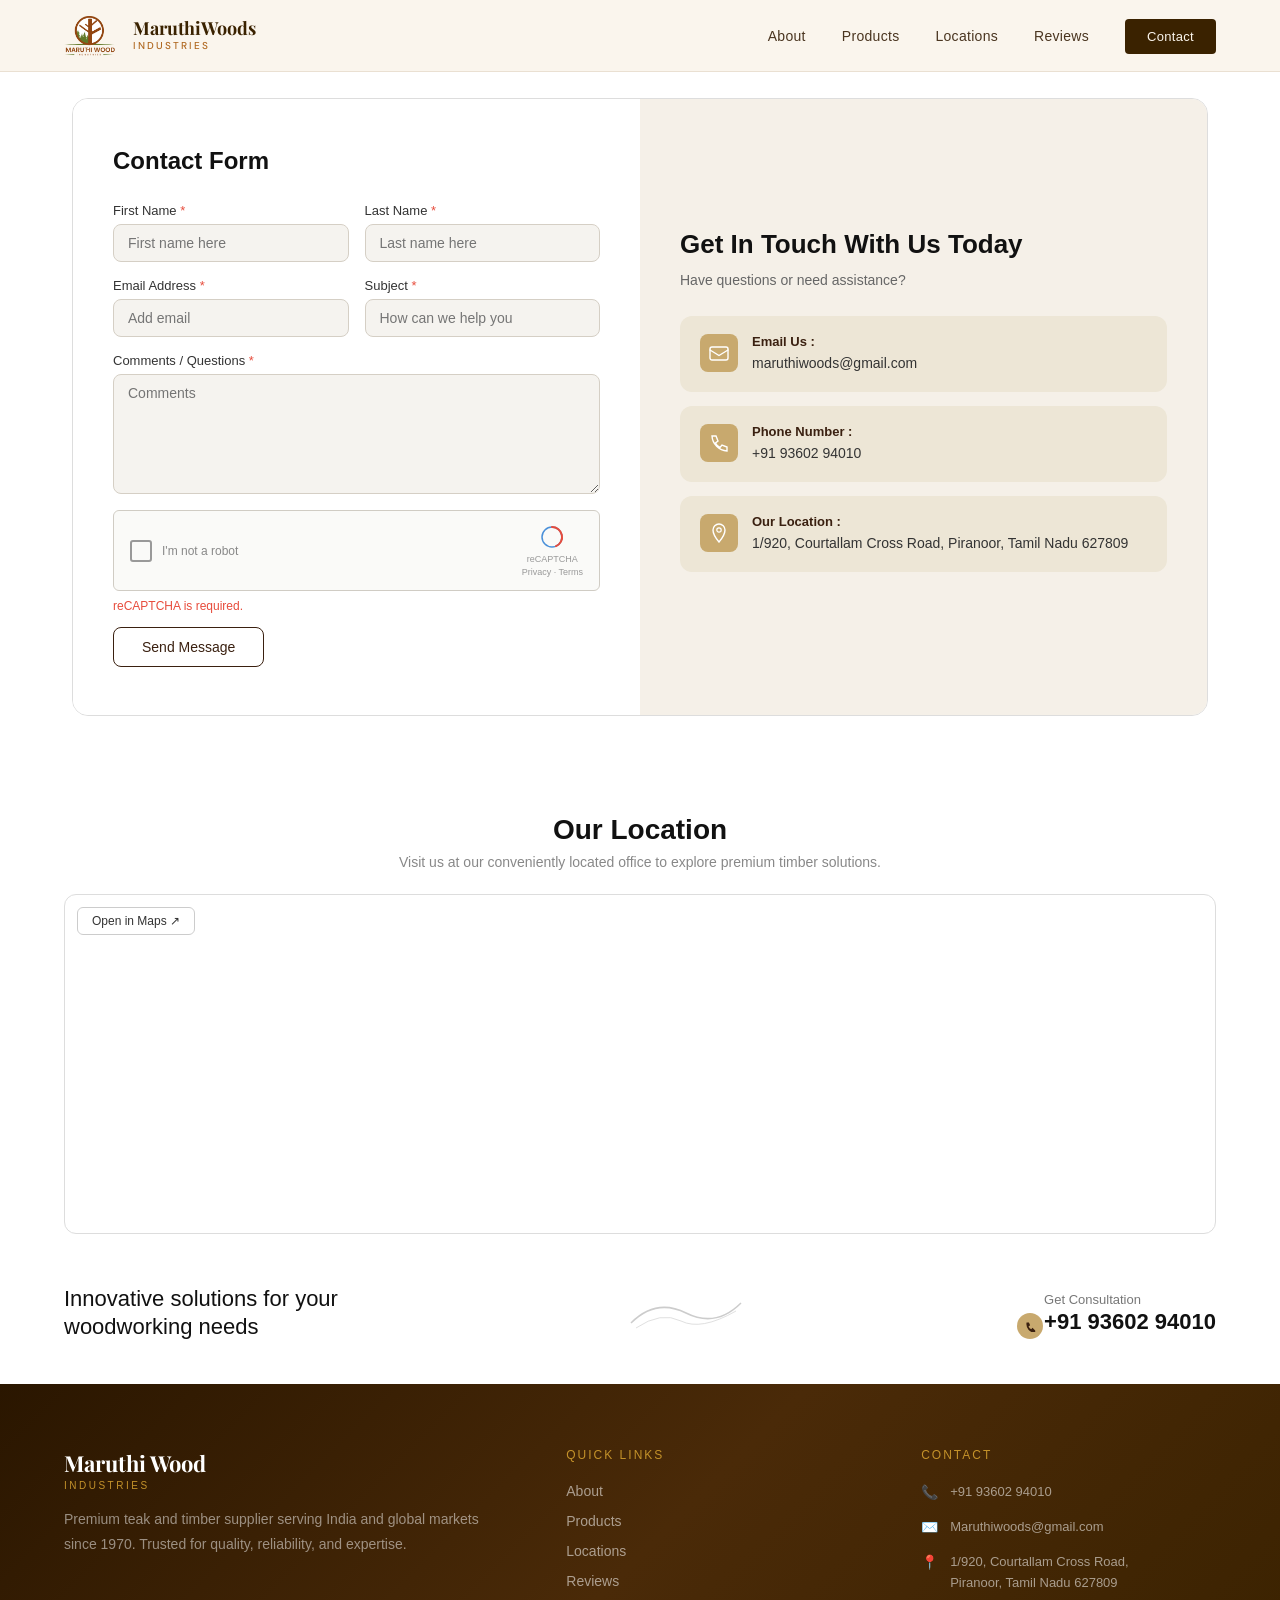
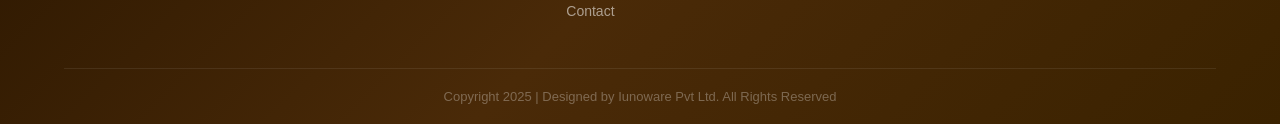
<file: contact.html>
<!DOCTYPE html>
<html lang="en">
<head>
  <meta charset="UTF-8">
  <meta name="viewport" content="width=device-width, initial-scale=1.0">
  <title>Contact – Maruthiwoods</title>
  <link rel="icon" href="sources/MARUTHI_LOGO.png">
  <link href="https://fonts.googleapis.com/css2?family=Playfair+Display:wght@400;600;700&family=DM+Sans:wght@300;400;500&display=swap" rel="stylesheet"/>
  <style>
    
  :root {
    --brown-dark: #3a2200;
    --brown-mid: #7a4a10;
    --brown-warm: #8B5E1A;
    --brown-accent: #b06820;
    --cream: #faf5ec;
    --cream-light: #fdf9f2;
    --cream-dark: #ede4d0;
    --text-dark: #1e1208;
    --text-mid: #4a3520;
    --text-light: #8a7060;
    --white: #ffffff;
    --gold: #c4922a;
  }
  *, *::before, *::after { box-sizing: border-box; margin: 0; padding: 0; }
  html { scroll-behavior: smooth; }
 
    * { box-sizing: border-box; margin: 0; padding: 0; }
    body { font-family: 'Segoe UI', Arial, sans-serif; background: #fff; color: #333; }
    nav {
    position: fixed; top: 0; left: 0; right: 0; z-index: 100;
    display: flex; align-items: center; justify-content: space-between;
    padding: 0 5%; height: 72px;
    background: rgba(250,245,236,0.92); backdrop-filter: blur(12px);
    border-bottom: 1px solid rgba(122,74,16,0.12);
    transition: box-shadow 0.3s;
  }
  nav.scrolled { box-shadow: 0 4px 24px rgba(58,34,0,0.1); }
  .nav-logo { display: flex; align-items: center; gap: 10px; text-decoration: none; }
  .nav-logo-icon { width: 42px; height: 42px; }
  .nav-logo-text { font-family: 'Playfair Display', serif; font-size: 18px; font-weight: 700; color: var(--brown-dark); line-height: 1.1; }
  .nav-logo-sub { font-size: 10px; letter-spacing: 2px; color: var(--brown-accent); text-transform: uppercase; font-family: 'DM Sans', sans-serif; font-weight: 500; }
  .nav-links { display: flex; align-items: center; gap: 36px; list-style: none; }
  .nav-links a { text-decoration: none; font-size: 14px; font-weight: 500; color: var(--text-mid); letter-spacing: 0.3px; transition: color 0.2s; }
  .nav-links a:hover { color: var(--brown-accent); }
  .nav-cta { background: var(--brown-dark); color: var(--cream) !important; padding: 10px 22px; border-radius: 4px; font-size: 13px !important; letter-spacing: 0.5px; transition: background 0.2s !important; }
  .nav-cta:hover { background: var(--brown-mid) !important; color: var(--white) !important; }
  .nav-toggle { display: none; flex-direction: column; gap: 5px; cursor: pointer; padding: 4px; }
  .nav-toggle span { display: block; width: 24px; height: 2px; background: var(--brown-dark); border-radius: 2px; transition: all 0.3s; }

/* CONTACT SECTION */
    .contact-section { max-width: 1200px; margin: 98px 48px; padding: 0 24px; }
    .contact-grid {
      display: grid; grid-template-columns: 1fr 1fr; gap: 0;
      border: 1px solid #ddd; border-radius: 16px; overflow: hidden;
    }
    .form-side { padding: 48px 40px; background: #fff; }
    .form-side h2 { font-size: 24px; font-weight: 600; margin-bottom: 28px; color: #111; }
    .form-row { display: grid; grid-template-columns: 1fr 1fr; gap: 16px; margin-bottom: 0; }
    .form-group { display: flex; flex-direction: column; gap: 6px; margin-bottom: 16px; }
    label { font-size: 13px; color: #333; }
    label .req { color: #e74c3c; }
    input[type="text"], input[type="email"], textarea {
      border: 1px solid #d5cfc5; border-radius: 8px; padding: 10px 14px;
      font-size: 14px; color: #333; background: #f5f3ef; outline: none; width: 100%;
      font-family: inherit; transition: border-color 0.2s, background 0.2s;
    }
    input[type="text"]:focus, input[type="email"]:focus, textarea:focus {
      border-color: #6b3a1f; background: #fff;
    }
    textarea { resize: vertical; min-height: 120px; }
    .captcha-box {
      border: 1px solid #d0ccc4; border-radius: 6px; padding: 12px 16px;
      font-size: 12px; color: #888; display: flex; align-items: center; gap: 10px;
      margin-bottom: 8px; background: #fafaf8;
    }
    .captcha-check { width: 22px; height: 22px; border: 2px solid #999; border-radius: 3px; flex-shrink: 0; }
    .captcha-brand { margin-left: auto; text-align: center; }
    .captcha-brand svg { display: block; margin: 0 auto 2px; }
    .captcha-brand p { font-size: 9px; color: #999; line-height: 1.4; }
    .captcha-error { color: #e74c3c; font-size: 12px; margin-bottom: 14px; }
    .send-btn {
      background: transparent; border: 1px solid #3a2010; color: #3a2010;
      padding: 11px 28px; border-radius: 8px; font-size: 14px; cursor: pointer;
      font-family: inherit; transition: background 0.2s, color 0.2s;
    }
    .send-btn:hover { background: #3a2010; color: #fff; }

    /* INFO SIDE */
    .info-side { background: #f5f0e8; padding: 48px 40px; display: flex; flex-direction: column; justify-content: center; }
    .info-side h2 { font-size: 26px; font-weight: 600; color: #111; margin-bottom: 10px; line-height: 1.3; }
    .info-side > p { font-size: 14px; color: #666; margin-bottom: 28px; }
    .info-card {
      background: #ede6d6; border-radius: 12px; padding: 18px 20px;
      display: flex; align-items: flex-start; gap: 14px; margin-bottom: 14px;
    }
    .info-icon {
      width: 38px; height: 38px; background: #c8a96e; border-radius: 8px;
      display: flex; align-items: center; justify-content: center; flex-shrink: 0;
    }
    .info-card-title { font-size: 13px; font-weight: 600; color: #3a2010; margin-bottom: 4px; }
    .info-card-value { font-size: 14px; color: #333; line-height: 1.5; }

    /* MAP SECTION */
    .map-section { max-width: 1200px; margin: 0 auto 48px; padding: 0 24px; }
    .map-section h2 { text-align: center; font-size: 28px; font-weight: 600; color: #111; margin-bottom: 8px; }
    .map-section > p { text-align: center; color: #888; font-size: 14px; margin-bottom: 24px; }
    .map-frame {
      width: 100%; height: 340px; border-radius: 12px; overflow: hidden;
      border: 1px solid #ddd; position: relative;
    }
    .map-frame iframe { width: 100%; height: 100%; border: none; display: block; }
    .map-open-btn {
      position: absolute; top: 12px; left: 12px; background: #fff;
      border: 1px solid #ccc; padding: 6px 14px; border-radius: 6px;
      font-size: 12px; color: #333; cursor: pointer; text-decoration: none;
      font-family: inherit; display: inline-flex; align-items: center; gap: 4px;
    }

    /* CTA STRIP */
    .cta-strip {
      max-width: 1200px; margin: 0 auto 40px; padding: 0 24px;
      display: flex; align-items: center; justify-content: space-between; flex-wrap: wrap; gap: 16px;
    }
    .cta-strip h3 { font-size: 22px; font-weight: 500; color: #111; max-width: 340px; line-height: 1.3; }
    .wavy-line { flex: 1; min-width: 60px; max-width: 120px; }
    .cta-phone-box { display: flex; align-items: center; gap: 14px; }
    .cta-logo-wrap { position: relative; width: 62px; height: 62px; flex-shrink: 0; }
    .cta-logo-bg {
      width: 52px; height: 52px; background: #3a2010; border-radius: 50%;
      display: flex; align-items: center; justify-content: center;
    }
    .cta-phone-overlay {
      position: absolute; right: -13px; bottom: 5px; width: 26px; height: 26px;
      background: #c8a96e; border-radius: 50%;
      display: flex; align-items: center; justify-content: center;
    }
    .cta-phone-text { font-size: 13px; color: #777; margin-bottom: 2px; }
    .cta-phone-num { font-size: 22px; font-weight: 600; color: #111; }

    /* ── FOOTER ── */
  footer { background: linear-gradient(135deg, #2a1600, #4a2a08, #3a2200); padding: 64px 5% 0; }
  .footer-inner { max-width: 1200px; margin: 0 auto; display: grid; grid-template-columns: 1.5fr 1fr 1fr; gap: 60px; padding-bottom: 48px; }
  .footer-logo-text { font-family: 'Playfair Display', serif; font-size: 22px; font-weight: 700; color: var(--white); }
  .footer-logo-sub { font-size: 10px; letter-spacing: 2.5px; color: var(--gold); text-transform: uppercase; margin-top: 2px; }
  .footer-about { font-size: 14px; color: rgba(255,255,255,0.5); line-height: 1.8; margin-top: 16px; font-weight: 300; }
  .footer-heading { font-size: 12px; letter-spacing: 2px; text-transform: uppercase; color: var(--gold); font-weight: 500; margin-bottom: 20px; }
  .footer-links { list-style: none; display: flex; flex-direction: column; gap: 12px; }
  .footer-links a { text-decoration: none; font-size: 14px; color: rgba(255,255,255,0.55); transition: color 0.2s; font-weight: 300; }
  .footer-links a:hover { color: var(--white); }
  .footer-contact-items { display: flex; flex-direction: column; gap: 14px; }
  .footer-contact-item { display: flex; align-items: flex-start; gap: 12px; }
  .footer-contact-icon { font-size: 14px; margin-top: 2px; color: var(--gold); }
  .footer-contact-text { font-size: 13px; color: rgba(255,255,255,0.55); line-height: 1.6; font-weight: 300; }
  .footer-bottom { border-top: 1px solid rgba(255,255,255,0.08); padding: 20px 0; text-align: center; }
  .footer-bottom p { font-size: 13px; color: rgba(255,255,255,0.3); font-weight: 300; }

 
    /* RESPONSIVE */
    @media (max-width: 900px) {
      nav { padding: 12px 20px; }
      .contact-grid { grid-template-columns: 1fr; }
      .info-side { padding: 32px 24px; }
    }
    @media (max-width: 768px) {
      nav { padding: 12px 16px; }
      .nav-links {
        display: none;
        flex-direction: column;
        position: fixed;
        inset: 72px 5% auto 5%;
        background: linear-gradient(180deg, rgba(250,245,236,0.98), var(--cream));
        padding: 20px;
        gap: 14px;
        border-radius: 12px;
        box-shadow: 0 18px 40px rgba(58,34,0,0.12);
        backdrop-filter: blur(8px);
        transform: translateY(-8px);
        opacity: 0;
        transition: opacity 0.36s ease, transform 0.36s ease;
        z-index: 140;
    }
    .nav-links.open {
        display: flex;
        transform: translateY(0);
        opacity: 1;
    }

    /* list items as soft cards */
    .nav-links li {
        list-style: none;
        width: 100%;
    }
    .nav-links a {
        display: block;
        padding: 12px 16px;
        border-radius: 10px;
        background: rgba(255,255,255,0.9);
        color: var(--text-mid);
        font-weight: 600;
        text-decoration: none;
        transition: background 0.18s ease, color 0.18s ease, transform 0.18s ease, box-shadow 0.18s;
        box-shadow: 0 6px 18px rgba(58,34,0,0.06);
    }
    .nav-links a:hover {
        background: var(--cream-light);
        color: var(--brown-accent);
        transform: translateY(-4px);
        box-shadow: 0 10px 24px rgba(58,34,0,0.09);
    }

    /* CTA stretches full width and stands out */
    .nav-links .nav-cta,
    .nav-links a.nav-cta {
        width: 100%;
        padding: 12px 16px;
        background: var(--brown-dark);
        color: var(--cream) !important;
        border-radius: 10px;
        box-shadow: 0 12px 30px rgba(58,34,0,0.12);
    }

    /* hamburger -> close animation */
    .nav-toggle { z-index: 160; }
    .nav-toggle.open span:nth-child(1) { transform: translateY(7px) rotate(45deg); }
    .nav-toggle.open span:nth-child(2) { opacity: 0; transform: scaleX(0); }
    .nav-toggle.open span:nth-child(3) { transform: translateY(-7px) rotate(-45deg); }

    /* subtle stagger for menu items when opening */
    .nav-links.open li { transform: translateY(0); opacity: 1; transition: transform 0.36s ease, opacity 0.36s ease; }
    .nav-links li { transform: translateY(8px); opacity: 0; }
    .nav-links.open li:nth-child(1){ transition-delay: 0.04s; }
    .nav-links.open li:nth-child(2){ transition-delay: 0.08s; }
    .nav-links.open li:nth-child(3){ transition-delay: 0.12s; }
    .nav-links.open li:nth-child(4){ transition-delay: 0.16s; }
    .nav-links { display: none; flex-direction: column; position: fixed; background: var(--cream); gap: 28px; }
    .nav-links.open { display: flex;background-color: var(--cream); }
    .nav-toggle { display: flex; }
      .nav-links { gap: 16px; }
      .form-row { grid-template-columns: 1fr; }
      .form-side { padding: 28px 20px; }
      .contact-section, .map-section, .cta-strip { padding: 0 12px; }
      .contact-section { margin: 28px auto; }
      .footer-grid { grid-template-columns: 1fr; }
      footer { padding: 28px 20px; margin: 0 12px 16px; border-radius: 12px; }
      .cta-strip h3 { font-size: 17px; }
      .cta-phone-num { font-size: 18px; }
      .map-frame { height: 260px; }
    }
    @media (max-width: 480px) {
      .nav-links { display: none; }
      .cta-strip { flex-direction: column; align-items: flex-start; }
      .wavy-line { display: none; }
    }
  </style>
</head>
<body>
<nav id="navbar">
  <a href="#" class="nav-logo">
    <img src="sources/MARUTHI_LOGO.png" alt="Maruthi Woods" srcset=""height="40" style="margin-right:8px;">
    <div>
      <div class="nav-logo-text">MaruthiWoods</div>
      <div class="nav-logo-sub">Industries</div>
    </div>
  </a>
  <ul class="nav-links" id="navLinks">
    <li><a href="index.html#about">About</a></li>
    <li><a href="index.html#products">Products</a></li>
    <li><a href="index.html#locations">Locations</a></li>
    <li><a href="index.html#reviews">Reviews</a></li>
    <li><a href="contact.html" class="nav-cta">Contact</a></li>
  </ul>
  <div class="nav-toggle" id="navToggle" onclick="toggleNav()">
    <span></span><span></span><span></span>
  </div>
</nav>
<!-- CONTACT FORM + INFO -->
<div class="contact-section">
  <div class="contact-grid">
    <!-- Form -->
    <div class="form-side">
      <h2>Contact Form</h2>
      <div class="form-row">
        <div class="form-group">
          <label>First Name <span class="req">*</span></label>
          <input type="text" placeholder="First name here">
        </div>
        <div class="form-group">
          <label>Last Name <span class="req">*</span></label>
          <input type="text" placeholder="Last name here">
        </div>
      </div>
      <div class="form-row">
        <div class="form-group">
          <label>Email Address <span class="req">*</span></label>
          <input type="email" placeholder="Add email">
        </div>
        <div class="form-group">
          <label>Subject <span class="req">*</span></label>
          <input type="text" placeholder="How can we help you">
        </div>
      </div>
      <div class="form-group">
        <label>Comments / Questions <span class="req">*</span></label>
        <textarea placeholder="Comments"></textarea>
      </div>
      <div class="captcha-box">
        <div class="captcha-check"></div>
        <span>I'm not a robot</span>
        <div class="captcha-brand">
          <svg width="28" height="28" viewBox="0 0 28 28" fill="none">
            <path d="M14 4a10 10 0 100 20A10 10 0 0014 4z" stroke="#4a90d9" stroke-width="1.5" fill="none"/>
            <path d="M14 4a10 10 0 014 19.2" stroke="#e74c3c" stroke-width="2" stroke-linecap="round" fill="none"/>
          </svg>
          <p>reCAPTCHA<br>Privacy · Terms</p>
        </div>
      </div>
      <p class="captcha-error">reCAPTCHA is required.</p>
      <button class="send-btn">Send Message</button>
    </div>

    <!-- Info -->
    <div class="info-side">
      <h2>Get In Touch With Us Today</h2>
      <p>Have questions or need assistance?</p>
      <div class="info-card">
        <div class="info-icon">
          <svg width="20" height="20" viewBox="0 0 20 20" fill="none">
            <rect x="1" y="4" width="18" height="13" rx="2" stroke="#fff" stroke-width="1.4"/>
            <path d="M1 7l9 5.5L19 7" stroke="#fff" stroke-width="1.4" stroke-linecap="round"/>
          </svg>
        </div>
        <div>
          <div class="info-card-title">Email Us :</div>
          <div class="info-card-value">maruthiwoods@gmail.com</div>
        </div>
      </div>
      <div class="info-card">
        <div class="info-icon">
          <svg width="20" height="20" viewBox="0 0 20 20" fill="none">
            <path d="M3 3h4l2 5-2.5 2a9 9 0 004.5 4.5L13 12l5 2v4A16 16 0 013 3z" stroke="#fff" stroke-width="1.4"/>
          </svg>
        </div>
        <div>
          <div class="info-card-title">Phone Number :</div>
          <div class="info-card-value">+91 93602 94010</div>
        </div>
      </div>
      <div class="info-card">
        <div class="info-icon">
          <svg width="20" height="20" viewBox="0 0 20 20" fill="none">
            <path d="M10 1C6.7 1 4 3.7 4 7c0 5 6 12 6 12s6-7 6-12c0-3.3-2.7-6-6-6z" stroke="#fff" stroke-width="1.4"/>
            <circle cx="10" cy="7" r="2.2" stroke="#fff" stroke-width="1.2"/>
          </svg>
        </div>
        <div>
          <div class="info-card-title">Our Location :</div>
          <div class="info-card-value">1/920, Courtallam Cross Road, Piranoor, Tamil Nadu 627809</div>
        </div>
      </div>
    </div>
  </div>
</div>

<!-- MAP SECTION -->
<div class="map-section">
  <h2>Our Location</h2>
  <p>Visit us at our conveniently located office to explore premium timber solutions.</p>
  <div class="map-frame">
    <iframe
      src="https://www.google.com/maps/embed?pb=!1m18!1m12!1m3!1d15759.482!2d77.4262!3d8.9613!2m3!1f0!2f0!3f0!3m2!1i1024!2i768!4f13.1!3m3!1m2!1s0x3b04fcb8a6d8c3a5%3A0x0!2s1%2F920%2C+Courtallam+Cross+Road%2C+Piranoor%2C+Tamil+Nadu+627809!5e0!3m2!1sen!2sin!4v1700000000000"
      allowfullscreen="" loading="lazy" referrerpolicy="no-referrer-when-downgrade">
    </iframe>
    <a class="map-open-btn" href="https://maps.google.com/?q=1/920,Courtallam+Cross+Road,Piranoor,Tamil+Nadu+627809" target="_blank">
      Open in Maps ↗
    </a>
  </div>
</div>

<!-- CTA STRIP -->
<div class="cta-strip">
  <h3>Innovative solutions for your woodworking needs</h3>
  <svg class="wavy-line" viewBox="0 0 120 40" fill="none" xmlns="http://www.w3.org/2000/svg">
    <path d="M5 30 Q30 5 60 20 Q90 35 115 10" stroke="#ccc" stroke-width="1.5" fill="none"/>
    <path d="M10 35 Q35 18 55 28 Q75 38 110 18" stroke="#e0e0e0" stroke-width="1" fill="none"/>
  </svg>
  <div class="cta-phone-box">
    <div class="cta-logo-wrap">
      <div class="cta-phone-overlay">
        <svg width="21" height="11" viewBox="0 0 14 14" fill="none">
          <path d="M2 2h3l1.5 3.5-2 1.5a7 7 0 003.5 3.5l1.5-2L13 12v3A11 11 0 012 2z" fill="#3a2010"/>
        </svg>
      </div>
    </div>
    <div>
      <div class="cta-phone-text">Get Consultation</div>
      <div class="cta-phone-num">+91 93602 94010</div>
    </div>
  </div>
</div>

<!-- FOOTER -->
<footer>
  <div class="footer-inner">
    <div>
      <div class="footer-logo-text">Maruthi Wood</div>
      <div class="footer-logo-sub">Industries</div>
      <p class="footer-about">Premium teak and timber supplier serving India and global markets since 1970. Trusted for quality, reliability, and expertise.</p>
    </div>
    <div>
      <div class="footer-heading">Quick Links</div>
      <ul class="footer-links">
       <li><a href="index.html#about">About</a></li>
    <li><a href="index.html#products">Products</a></li>
    <li><a href="index.html#locations">Locations</a></li>
    <li><a href="index.html#reviews">Reviews</a></li>
    <li><a href="contact.html">Contact</a></li>
      </ul>
    </div>
    <div>
      <div class="footer-heading">Contact</div>
      <div class="footer-contact-items">
        <div class="footer-contact-item">
          <span class="footer-contact-icon">📞</span>
          <span class="footer-contact-text">+91 93602 94010</span>
        </div>
        <div class="footer-contact-item">
          <span class="footer-contact-icon">✉️</span>
          <span class="footer-contact-text">Maruthiwoods@gmail.com</span>
        </div>
        <div class="footer-contact-item">
          <span class="footer-contact-icon">📍</span>
          <span class="footer-contact-text">1/920, Courtallam Cross Road,<br>Piranoor, Tamil Nadu 627809</span>
        </div>
      </div>
    </div>
  </div>
  <div class="footer-bottom">
    <p>Copyright 2025 | Designed by Iunoware Pvt Ltd. All Rights Reserved</p>
  </div>
</footer>
<script>
  // Nav scroll
  const navbar = document.getElementById('navbar');
  window.addEventListener('scroll', () => {
    navbar.classList.toggle('scrolled', window.scrollY > 20);
  });

  // Mobile nav
  function toggleNav() {
    document.getElementById('navLinks').classList.toggle('open');
  }
  document.querySelectorAll('.nav-links a').forEach(a => {
    a.addEventListener('click', () => document.getElementById('navLinks').classList.remove('open'));
  });

  // Scroll reveal
  const observer = new IntersectionObserver((entries) => {
    entries.forEach(e => { if (e.isIntersecting) { e.target.classList.add('visible'); } });
  }, { threshold: 0.12 });
  document.querySelectorAll('.reveal').forEach(el => observer.observe(el));
</script>
</body>
</html>
</file>
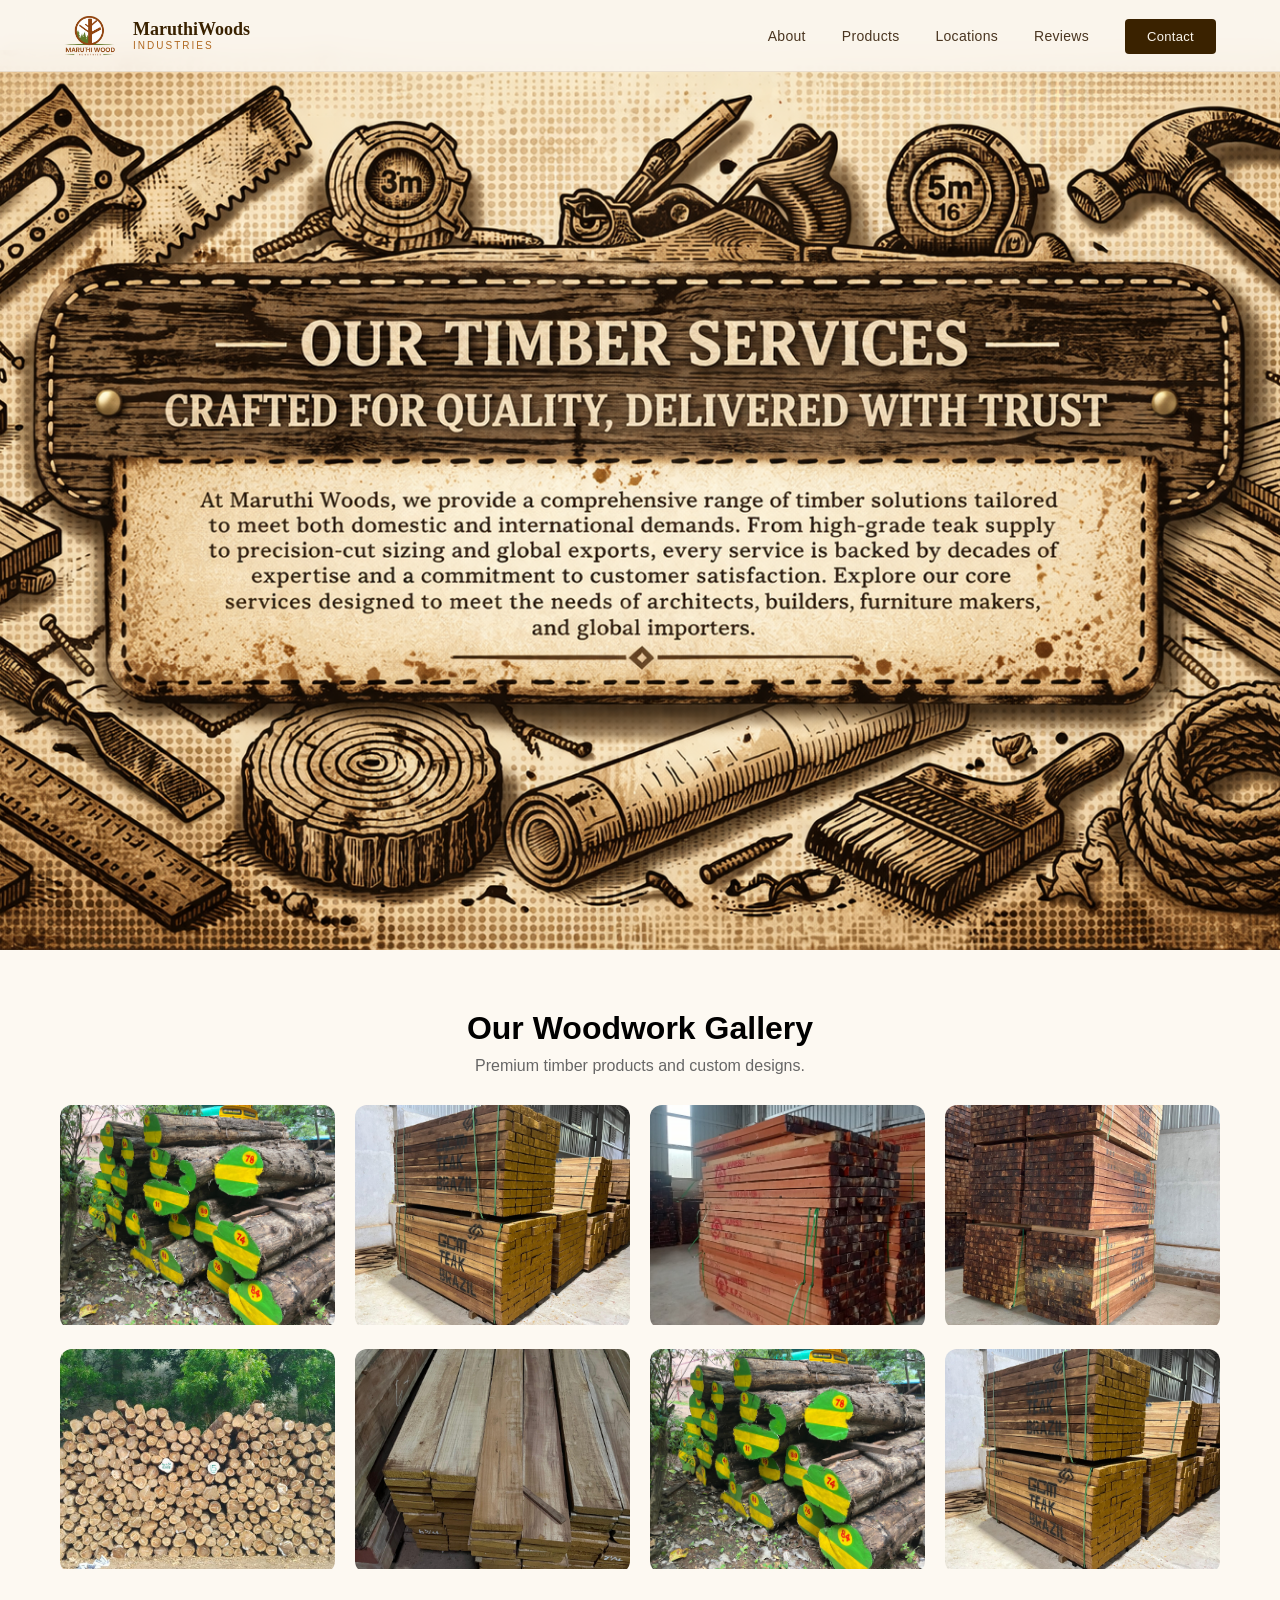
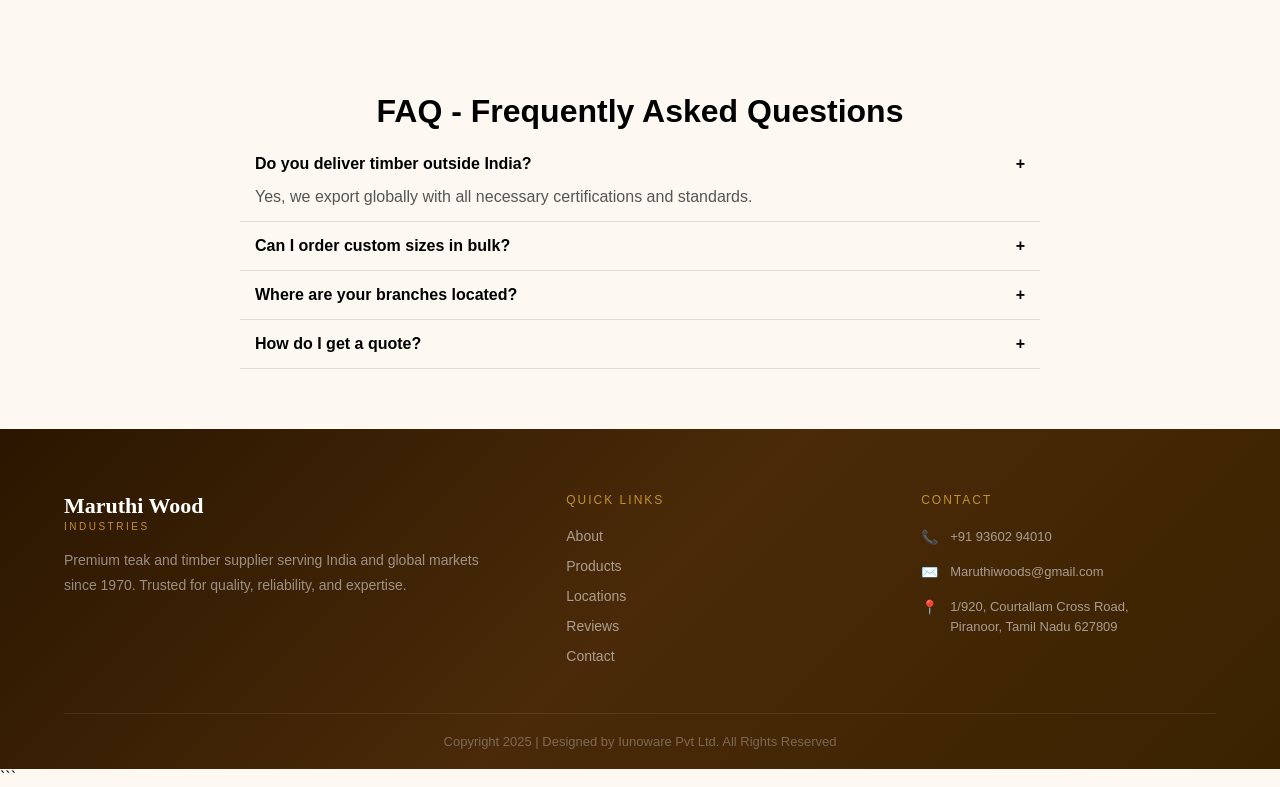
<file: products.html>
<!DOCTYPE html>
<html lang="en">
<head>
<meta charset="UTF-8">
<meta name="viewport" content="width=device-width, initial-scale=1.0">
<title>Maruthi Woods - Services</title>
<!-- <link rel="icon" href="sources/MARUTHI_LOGO.png"> -->
<link rel="icon" href="sources/MARUTHI_LOGO.png">
<!-- AOS Animation -->
<link href="https://unpkg.com/aos@2.3.4/dist/aos.css" rel="stylesheet">

<style>
/* RESET */
:root {
    --brown-dark: #3a2200;
    --brown-mid: #7a4a10;
    --brown-warm: #8B5E1A;
    --brown-accent: #b06820;
    --cream: #faf5ec;
    --cream-light: #fdf9f2;
    --cream-dark: #ede4d0;
    --text-dark: #1e1208;
    --text-mid: #4a3520;
    --text-light: #8a7060;
    --white: #ffffff;
    --gold: #c4922a;
  }
* {
  margin: 0;
  padding: 0;
  box-sizing: border-box;
  font-family: 'Segoe UI', sans-serif;
}

html {
  scroll-behavior: smooth;
}

body {
  background: var(--cream-light);
}
nav {
    position: fixed; top: 0; left: 0; right: 0; z-index: 100;
    display: flex; align-items: center; justify-content: space-between;
    padding: 0 5%; height: 72px;
    background: rgba(250,245,236,0.92); backdrop-filter: blur(12px);
    border-bottom: 1px solid rgba(122,74,16,0.12);
    transition: box-shadow 0.3s;
  }
  nav.scrolled { box-shadow: 0 4px 24px rgba(58,34,0,0.1); }
  .nav-logo { display: flex; align-items: center; gap: 10px; text-decoration: none; }
  .nav-logo-icon { width: 42px; height: 42px; }
  .nav-logo-text { font-family: 'Playfair Display', serif; font-size: 18px; font-weight: 700; color: var(--brown-dark); line-height: 1.1; }
  .nav-logo-sub { font-size: 10px; letter-spacing: 2px; color: var(--brown-accent); text-transform: uppercase; font-family: 'DM Sans', sans-serif; font-weight: 500; }
  .nav-links { display: flex; align-items: center; gap: 36px; list-style: none; }
  .nav-links a { text-decoration: none; font-size: 14px; font-weight: 500; color: var(--text-mid); letter-spacing: 0.3px; transition: color 0.2s; }
  .nav-links a:hover { color: var(--brown-accent); }
  .nav-cta { background: var(--brown-dark); color: var(--cream) !important; padding: 10px 22px; border-radius: 4px; font-size: 13px !important; letter-spacing: 0.5px; transition: background 0.2s !important; }
  .nav-cta:hover { background: var(--brown-mid) !important; color: var(--white) !important; }
  .nav-toggle { display: none; flex-direction: column; gap: 5px; cursor: pointer; padding: 4px; }
  .nav-toggle span { display: block; width: 24px; height: 2px; background: var(--brown-dark); border-radius: 2px; transition: all 0.3s; }


/* HERO */
.hero {
  margin-top: 50px;
  position: relative;
  height: 100vh;
  background: url(sources/prods.png) center/cover no-repeat;
  display: flex;
  align-items: center;
  justify-content: center;
}
/* 
.hero::after {
  content: "";
  position: absolute;
  width: 100%;
  height: 100%;
  background: rgba(120, 75, 0, 0.7);
} */

.hero-content {
  position: relative;
  color: white;
  text-align: center;
  max-width: 800px;
  padding: 20px;
}

.hero h1 {
  font-size: 3rem;
  margin-bottom: 20px;
}

.hero p {
  font-size: 1.1rem;
  line-height: 1.6;
}

/* SECTION */
.section {
  padding: 60px 20px;
  max-width: 1200px;
  margin: auto;
  text-align: center;
}

.section h2 {
  font-size: 2rem;
  margin-bottom: 10px;
}

.section p {
  margin-bottom: 30px;
  color: #666;
}

/* GALLERY */
.gallery {
  display: grid;
  grid-template-columns: repeat(auto-fit, minmax(250px, 1fr));
  gap: 20px;
}

.card {
  overflow: hidden;
  border-radius: 12px;
  transition: 0.3s;
}

.card img {
  width: 100%;
  height: 220px;
  object-fit: cover;
  transition: transform 0.5s ease, filter 0.5s ease;
}

.card:hover img {
  transform: scale(1.1);
  filter: brightness(1.1);
}

.card:hover {
  transform: translateY(-8px);
  box-shadow: 0 15px 30px rgba(0,0,0,0.2);
}

/* FAQ */
.faq {
  max-width: 800px;
  margin: auto;
  text-align: left;
}

.faq-item {
  border-bottom: 1px solid #ddd;
}

.faq-question {
  padding: 15px;
  cursor: pointer;
  font-weight: bold;
  display: flex;
  justify-content: space-between;
}

.faq-answer {
  max-height: 0;
  overflow: hidden;
  transition: max-height 0.4s ease;
  padding: 0 15px;
  color: #555;
}

.faq-item.active .faq-answer {
  max-height: 200px;
  padding-bottom: 15px;
}
 /* ── FOOTER ── */
  footer { background: linear-gradient(135deg, #2a1600, #4a2a08, #3a2200); padding: 64px 5% 0; }
  .footer-inner { max-width: 1200px; margin: 0 auto; display: grid; grid-template-columns: 1.5fr 1fr 1fr; gap: 60px; padding-bottom: 48px; }
  .footer-logo-text { font-family: 'Playfair Display', serif; font-size: 22px; font-weight: 700; color: var(--white); }
  .footer-logo-sub { font-size: 10px; letter-spacing: 2.5px; color: var(--gold); text-transform: uppercase; margin-top: 2px; }
  .footer-about { font-size: 14px; color: rgba(255,255,255,0.5); line-height: 1.8; margin-top: 16px; font-weight: 300; }
  .footer-heading { font-size: 12px; letter-spacing: 2px; text-transform: uppercase; color: var(--gold); font-weight: 500; margin-bottom: 20px; }
  .footer-links { list-style: none; display: flex; flex-direction: column; gap: 12px; }
  .footer-links a { text-decoration: none; font-size: 14px; color: rgba(255,255,255,0.55); transition: color 0.2s; font-weight: 300; }
  .footer-links a:hover { color: var(--white); }
  .footer-contact-items { display: flex; flex-direction: column; gap: 14px; }
  .footer-contact-item { display: flex; align-items: flex-start; gap: 12px; }
  .footer-contact-icon { font-size: 14px; margin-top: 2px; color: var(--gold); }
  .footer-contact-text { font-size: 13px; color: rgba(255,255,255,0.55); line-height: 1.6; font-weight: 300; }
  .footer-bottom { border-top: 1px solid rgba(255,255,255,0.08); padding: 20px 0; text-align: center; }
  .footer-bottom p { font-size: 13px; color: rgba(255,255,255,0.3); font-weight: 300; }

/* RESPONSIVE */
@media (max-width: 768px) {
  .hero {
    height: 70vh;
  }

  .hero h1 {
    font-size: 2rem;
  }
      .nav-links {
        display: none;
        flex-direction: column;
        position: fixed;
        inset: 72px 5% auto 5%;
        background: linear-gradient(180deg, rgba(250,245,236,0.98), var(--cream));
        padding: 20px;
        gap: 14px;
        border-radius: 12px;
        box-shadow: 0 18px 40px rgba(58,34,0,0.12);
        backdrop-filter: blur(8px);
        transform: translateY(-8px);
        opacity: 0;
        transition: opacity 0.36s ease, transform 0.36s ease;
        z-index: 140;
    }
    .nav-links.open {
        display: flex;
        transform: translateY(0);
        opacity: 1;
    }

    /* list items as soft cards */
    .nav-links li {
        list-style: none;
        width: 100%;
    }
    .nav-links a {
        display: block;
        padding: 12px 16px;
        border-radius: 10px;
        background: rgba(255,255,255,0.9);
        color: var(--text-mid);
        font-weight: 600;
        text-decoration: none;
        transition: background 0.18s ease, color 0.18s ease, transform 0.18s ease, box-shadow 0.18s;
        box-shadow: 0 6px 18px rgba(58,34,0,0.06);
    }
    .nav-links a:hover {
        background: var(--cream-light);
        color: var(--brown-accent);
        transform: translateY(-4px);
        box-shadow: 0 10px 24px rgba(58,34,0,0.09);
    }

    /* CTA stretches full width and stands out */
    .nav-links .nav-cta,
    .nav-links a.nav-cta {
        width: 100%;
        padding: 12px 16px;
        background: var(--brown-dark);
        color: var(--cream) !important;
        border-radius: 10px;
        box-shadow: 0 12px 30px rgba(58,34,0,0.12);
    }

    /* hamburger -> close animation */
    .nav-toggle { z-index: 160; }
    .nav-toggle.open span:nth-child(1) { transform: translateY(7px) rotate(45deg); }
    .nav-toggle.open span:nth-child(2) { opacity: 0; transform: scaleX(0); }
    .nav-toggle.open span:nth-child(3) { transform: translateY(-7px) rotate(-45deg); }

    /* subtle stagger for menu items when opening */
    .nav-links.open li { transform: translateY(0); opacity: 1; transition: transform 0.36s ease, opacity 0.36s ease; }
    .nav-links li { transform: translateY(8px); opacity: 0; }
    .nav-links.open li:nth-child(1){ transition-delay: 0.04s; }
    .nav-links.open li:nth-child(2){ transition-delay: 0.08s; }
    .nav-links.open li:nth-child(3){ transition-delay: 0.12s; }
    .nav-links.open li:nth-child(4){ transition-delay: 0.16s; }
    .nav-links { display: none; flex-direction: column; position: fixed; background: var(--cream); gap: 28px; }
    .nav-links.open { display: flex;background-color: var(--cream); }
    .nav-toggle { display: flex; }

}

</style>
</head>

<body>
<nav id="navbar">
  <a href="#" class="nav-logo">
    <img src="sources/MARUTHI_LOGO.png" alt="Maruthi Woods" srcset=""height="40" style="margin-right:8px;">
    <div>
      <div class="nav-logo-text">MaruthiWoods</div>
      <div class="nav-logo-sub">Industries</div>
    </div>
  </a>
  <ul class="nav-links" id="navLinks">
   <li><a href="index.html#about">About</a></li>
    <li><a href="index.html#products">Products</a></li>
    <li><a href="index.html#locations">Locations</a></li>
    <li><a href="index.html#reviews">Reviews</a></li>
    <li><a href="contact.html" class="nav-cta">Contact</a></li>
  </ul>
  <div class="nav-toggle" id="navToggle" onclick="toggleNav()">
    <span></span><span></span><span></span>
  </div>
</nav>
<!-- HERO -->
<section class="hero">
  <!-- <div class="hero-content" data-aos="fade-up">
    <h1 data-aos="zoom-in">Our Timber Services — Crafted for Quality</h1>
    <p data-aos="fade-up" data-aos-delay="200">
      At Maruthi Woods, we deliver premium timber solutions with precision and trust.
    </p>
  </div> -->
</section>

<!-- GALLERY -->
<section class="section" data-aos="fade-up">
  <h2>Our Woodwork Gallery</h2>
  <p>Premium timber products and custom designs.</p>

  <div class="gallery">
    <div class="card" data-aos="fade-up"><img src="sources/round.jpg" loading="lazy"></div>
    <div class="card" data-aos="fade-up" data-aos-delay="100"><img src="sources/teekwood.jpg" loading="lazy"></div>
    <div class="card" data-aos="fade-up" data-aos-delay="200"><img src="sources/malasiansize_timber.jpg" loading="lazy"></div>
    <div class="card" data-aos="fade-up" data-aos-delay="300"><img src="sources/brezinsize_timber.jpg" loading="lazy"></div>
    <div class="card" data-aos="fade-up" data-aos-delay="400"><img src="sources/globel_timber.jpg" loading="lazy"></div>
    <div class="card" data-aos="fade-up" data-aos-delay="500"><img src="sources/custom timper.jpg" loading="lazy"></div>
    <div class="card" data-aos="fade-up"><img src="sources/round.jpg" loading="lazy"></div>
    <div class="card" data-aos="fade-up" data-aos-delay="100"><img src="sources/teekwood.jpg" loading="lazy"></div>
  </div>
</section>

<!-- FAQ -->
<section class="section" data-aos="fade-up">
  <h2>FAQ - Frequently Asked Questions</h2>

  <div class="faq">
    <div class="faq-item active">
      <div class="faq-question">Do you deliver timber outside India? <span>+</span></div>
      <div class="faq-answer">
        Yes, we export globally with all necessary certifications and standards.
      </div>
    </div>

    <div class="faq-item">
      <div class="faq-question">Can I order custom sizes in bulk? <span>+</span></div>
      <div class="faq-answer">
        Yes, we support custom bulk orders tailored to your requirements.
      </div>
    </div>

    <div class="faq-item">
      <div class="faq-question">Where are your branches located? <span>+</span></div>
      <div class="faq-answer">
        We operate across multiple regions with strong distribution networks.
      </div>
    </div>

    <div class="faq-item">
      <div class="faq-question">How do I get a quote? <span>+</span></div>
      <div class="faq-answer">
        Contact us via phone or email for pricing and order details.
      </div>
    </div>
  </div>
</section>
<!-- FOOTER -->
<footer>
  <div class="footer-inner">
    <div>
      <div class="footer-logo-text">Maruthi Wood</div>
      <div class="footer-logo-sub">Industries</div>
      <p class="footer-about">Premium teak and timber supplier serving India and global markets since 1970. Trusted for quality, reliability, and expertise.</p>
    </div>
    <div>
      <div class="footer-heading">Quick Links</div>
      <ul class="footer-links">
        <li><a href="index.html#about">About</a></li>
        <li><a href="index.html#products">Products</a></li>
        <li><a href="index.html#locations">Locations</a></li>
        <li><a href="index.html#testimonials">Reviews</a></li>
        <li><a href="contact.html">Contact</a></li>
      </ul>
    </div>
    <div>
      <div class="footer-heading">Contact</div>
      <div class="footer-contact-items">
        <div class="footer-contact-item">
          <span class="footer-contact-icon">📞</span>
          <span class="footer-contact-text">+91 93602 94010</span>
        </div>
        <div class="footer-contact-item">
          <span class="footer-contact-icon">✉️</span>
          <span class="footer-contact-text">Maruthiwoods@gmail.com</span>
        </div>
        <div class="footer-contact-item">
          <span class="footer-contact-icon">📍</span>
          <span class="footer-contact-text">1/920, Courtallam Cross Road,<br>Piranoor, Tamil Nadu 627809</span>
        </div>
      </div>
    </div>
  </div>
  <div class="footer-bottom">
    <p>Copyright 2025 | Designed by Iunoware Pvt Ltd. All Rights Reserved</p>
  </div>
</footer>

<!-- AOS SCRIPT -->
<script src="https://unpkg.com/aos@2.3.4/dist/aos.js"></script>

<script>
AOS.init({
  duration: 1000,
  once: true
});

/* FAQ TOGGLE */
document.querySelectorAll(".faq-question").forEach(q => {
  q.addEventListener("click", () => {
    q.parentElement.classList.toggle("active");
  });
});
</script>

</body>
</html>
```
</file>
<file: style.css>
:root {
    --brown-dark: #3a2200;
    --brown-mid: #7a4a10;
    --brown-warm: #8B5E1A;
    --brown-accent: #b06820;
    --cream: #faf5ec;
    --cream-light: #fdf9f2;
    --cream-dark: #ede4d0;
    --text-dark: #1e1208;
    --text-mid: #4a3520;
    --text-light: #8a7060;
    --white: #ffffff;
    --gold: #c4922a;
  }
  *, *::before, *::after { box-sizing: border-box; margin: 0; padding: 0; }
  html { scroll-behavior: smooth; }
  body { font-family: 'DM Sans', sans-serif; background: var(--cream-light); color: var(--text-dark); overflow-x: hidden; }

  /* ── NAV ── */
  nav {
    position: fixed; top: 0; left: 0; right: 0; z-index: 100;
    display: flex; align-items: center; justify-content: space-between;
    padding: 0 5%; height: 72px;
    background: rgba(250,245,236,0.92); backdrop-filter: blur(12px);
    border-bottom: 1px solid rgba(122,74,16,0.12);
    transition: box-shadow 0.3s;
  }
  nav.scrolled { box-shadow: 0 4px 24px rgba(58,34,0,0.1); }
  .nav-logo { display: flex; align-items: center; gap: 10px; text-decoration: none; }
  .nav-logo-icon { width: 42px; height: 42px; }
  .nav-logo-text { font-family: 'Playfair Display', serif; font-size: 18px; font-weight: 700; color: var(--brown-dark); line-height: 1.1; }
  .nav-logo-sub { font-size: 10px; letter-spacing: 2px; color: var(--brown-accent); text-transform: uppercase; font-family: 'DM Sans', sans-serif; font-weight: 500; }
  .nav-links { display: flex; align-items: center; gap: 36px; list-style: none; }
  .nav-links a { text-decoration: none; font-size: 14px; font-weight: 500; color: var(--text-mid); letter-spacing: 0.3px; transition: color 0.2s; }
  .nav-links a:hover { color: var(--brown-accent); }
  .nav-cta { background: var(--brown-dark); color: var(--cream) !important; padding: 10px 22px; border-radius: 4px; font-size: 13px !important; letter-spacing: 0.5px; transition: background 0.2s !important; }
  .nav-cta:hover { background: var(--brown-mid) !important; color: var(--white) !important; }
  .nav-toggle { display: none; flex-direction: column; gap: 5px; cursor: pointer; padding: 4px; }
  .nav-toggle span { display: block; width: 24px; height: 2px; background: var(--brown-dark); border-radius: 2px; transition: all 0.3s; }

  /* ── HERO ── */
  .hero {
    min-height: 100vh; position: relative;
    background: linear-gradient(135deg, #2a1600 0%, #5a3408 40%, #7a4a10 70%, #3a2200 100%);
    display: flex; align-items: center; overflow: hidden;
    padding-top: 72px;
  }
  .hero-texture {
    position: absolute; inset: 0; opacity: 0.06;
    background-image: repeating-linear-gradient(0deg, transparent, transparent 2px, rgba(255,255,255,0.3) 2px, rgba(255,255,255,0.3) 3px),
      repeating-linear-gradient(90deg, transparent, transparent 40px, rgba(255,255,255,0.05) 40px, rgba(255,255,255,0.05) 41px);
  }
  .hero-glow { position: absolute; top: -20%; right: -10%; width: 700px; height: 700px; border-radius: 50%; background: radial-gradient(circle, rgba(196,146,42,0.2) 0%, transparent 65%); }
  .hero-content { position: relative; z-index: 2; width: 50%; padding: 0 5% 0 7%; }
  .hero-tag { display: inline-flex; align-items: center; gap: 8px; background: rgba(196,146,42,0.15); border: 1px solid rgba(196,146,42,0.3); color: var(--gold); font-size: 12px; letter-spacing: 2px; text-transform: uppercase; padding: 6px 16px; border-radius: 20px; margin-bottom: 28px; position: relative; top: 20px; font-weight: 500; }
  .hero-tag-dot { width: 6px; height: 6px; border-radius: 50%; background: var(--gold); animation: pulse 2s infinite; }
  @keyframes pulse { 0%,100%{opacity:1} 50%{opacity:0.4} }
  .hero h1 { font-family: 'Playfair Display', serif; font-size: clamp(48px,6vw,88px); font-weight: 700; color: var(--white); line-height: 1.05; margin-bottom: 12px; }
  .hero-year { font-family: 'Playfair Display', serif; font-size: clamp(36px,4.5vw,64px); font-weight: 400; color: var(--gold); font-style: italic; display: block; }
  .hero-sub { font-size: 16px; color: rgba(255,255,255,0.65); line-height: 1.7; margin: 24px 0 40px; max-width: 420px; font-weight: 300; }
  .hero-btns { display: flex; gap: 16px; flex-wrap: wrap; }
  .btn-primary { background: var(--gold); color: var(--brown-dark); padding: 16px 36px; border-radius: 4px; font-size: 14px; font-weight: 500; text-decoration: none; letter-spacing: 0.5px; border: none; cursor: pointer; transition: all 0.25s; display: inline-block; }
  .btn-primary:hover { background: #d4a23a; transform: translateY(-2px); box-shadow: 0 8px 24px rgba(196,146,42,0.35); }
  .btn-outline { border: 1.5px solid rgba(255,255,255,0.3); color: var(--white); padding: 15px 34px; border-radius: 4px; font-size: 14px; font-weight: 400; text-decoration: none; letter-spacing: 0.5px; transition: all 0.25s; display: inline-block; }
  .btn-outline:hover { border-color: rgba(255,255,255,0.7); background: rgba(255,255,255,0.06); }
  .hero-right { position: absolute; right: 0; top: 72px; bottom: 0; width: 50%; overflow: hidden; }
  .hero-img { width: 100%; height: 100%; object-fit: cover; opacity: 0.55; filter: sepia(20%) contrast(1.1); }
  .hero-overlay { position: absolute; inset: 0; background: linear-gradient(to right, #3a2200 0%, transparent 60%); }
  .hero-badges { position: absolute; bottom: 8%; left: 7%; z-index: 3; display: flex; gap: 16px; flex-wrap: wrap; }
  .badge-card { background: rgba(255,255,255,0.97); border-radius: 12px; padding: 18px 22px; min-width: 180px; box-shadow: 0 8px 32px rgba(0,0,0,0.2); }
  .badge-avatars { display: flex; margin-bottom: 10px; }
  .badge-avatar { width: 32px; height: 32px; border-radius: 50%; border: 2px solid #fff; margin-left: -8px; overflow: hidden; background: var(--cream-dark); display: flex; align-items: center; justify-content: center; font-size: 11px; font-weight: 600; color: var(--brown-mid); }
  .badge-avatar:first-child { margin-left: 0; }
  .badge-num { font-family: 'Playfair Display', serif; font-size: 24px; font-weight: 700; color: var(--brown-dark); line-height: 1; }
  .badge-label { font-size: 12px; color: var(--text-light); margin-top: 2px; font-weight: 400; }
  .badge-guarantee { background: #fdf6e3; border: 1px solid rgba(196,146,42,0.2); }
  .badge-icon { font-size: 20px; margin-bottom: 6px; }
  .badge-title { font-size: 15px; font-weight: 600; color: var(--brown-dark); line-height: 1.3; }
  .badge-desc { font-size: 12px; color: var(--text-light); margin-top: 4px; }

  /* ── SECTION SHARED ── */
  section { padding: 100px 5%; }
  .section-tag { font-size: 11px; letter-spacing: 3px; text-transform: uppercase; color: var(--brown-accent); font-weight: 500; margin-bottom: 12px; }
  .section-title { font-family: 'Playfair Display', serif; font-size: clamp(32px,3.5vw,52px); font-weight: 700; color: var(--text-dark); line-height: 1.15; }
  .section-title span { color: var(--brown-accent); font-style: italic; }
  .section-desc { font-size: 16px; color: var(--text-light); line-height: 1.8; font-weight: 300; max-width: 540px; margin-top: 14px; }

  /* ── ABOUT ── */
  .about { background: var(--cream-light); }
  .about-inner { display: grid; grid-template-columns: 1fr 1fr; gap: 80px; align-items: center; max-width: 1200px; margin: 0 auto; }
  .about-images { display: grid; grid-template-columns: 1fr 1fr; gap: 16px; }
  .about-img-wrap { border-radius: 12px; overflow: hidden; aspect-ratio: 3/4; }
  .about-img-wrap:first-child { margin-top: 40px; }
  .about-img-placeholder { width: 100%; height: 100%; background: linear-gradient(135deg, #c4a882, #8B5E1A); display: flex; align-items: center; justify-content: center; }
  .img-icon { font-size: 48px; opacity: 0.4; }
  .about-list { list-style: none; margin: 28px 0 36px; display: flex; flex-direction: column; gap: 18px; }
  .about-list li { display: flex; gap: 14px; align-items: flex-start; }
  .about-list-dot { width: 8px; height: 8px; border-radius: 50%; background: var(--brown-accent); margin-top: 7px; flex-shrink: 0; }
  .about-list-text strong { font-weight: 500; color: var(--text-dark); }
  .about-list-text { font-size: 15px; color: var(--text-light); line-height: 1.6; }
  .contact-inline { display: flex; align-items: center; gap: 14px; margin-top: 8px; padding: 16px 20px; border: 1px solid var(--cream-dark); border-radius: 8px; background: var(--cream); width: fit-content; }
  .contact-inline-icon { width: 40px; height: 40px; border-radius: 50%; background: var(--brown-accent); display: flex; align-items: center; justify-content: center; }
  .contact-inline-label { font-size: 11px; text-transform: uppercase; letter-spacing: 1px; color: var(--text-light); }
  .contact-inline-number { font-size: 15px; font-weight: 500; color: var(--text-dark); }

  /* ── STATS ── */
  .stats { background: var(--white); padding: 80px 5%; }
  .stats-inner { max-width: 1200px; margin: 0 auto; text-align: center; }
  .stats-title { font-family: 'Playfair Display', serif; font-size: clamp(28px,3vw,44px); font-weight: 700; color: var(--text-dark); margin-bottom: 10px; }
  .stats-sub { font-size: 15px; color: var(--text-light); margin-bottom: 56px; font-weight: 300; }
  .stats-grid { display: grid; grid-template-columns: repeat(3, 1fr); gap: 24px; }
  .stat-card { background: var(--brown-accent); border-radius: 14px; padding: 44px 24px; color: var(--white); }
  .stat-number { font-family: 'Playfair Display', serif; font-size: 52px; font-weight: 700; line-height: 1; }
  .stat-plus { font-size: 28px; }
  .stat-label { font-size: 14px; font-weight: 400; margin-top: 10px; opacity: 0.85; letter-spacing: 0.3px; }

  /* ── PRODUCTS ── */
  .products { background: var(--cream-light); }
  .products-header { display: flex; align-items: flex-end; justify-content: space-between; margin-bottom: 52px; max-width: 1200px; margin-left: auto; margin-right: auto; }
  .products-grid { display: grid; grid-template-columns: repeat(3, 1fr); gap: 20px; max-width: 1200px; margin: 0 auto; }
  .product-card { border-radius: 12px; overflow: hidden; background: var(--white); box-shadow: 0 2px 20px rgba(58,34,0,0.06); transition: transform 0.3s, box-shadow 0.3s; cursor: pointer; }
  .product-card:hover { transform: translateY(-6px); box-shadow: 0px 0px 8px rgb(58,34,0);}
  .product-img { width: 100%; aspect-ratio: 4/3; object-fit: cover; background: linear-gradient(135deg, #c4a882, #7a4a10); display: flex; align-items: center; justify-content: center; font-size: 60px; transition: transform 0.5s ease, filter 0.5s ease;}
  .product-img:hover{transform: scale(1.1);filter: brightness(1.1);}
  .product-img-real { width: 100%; aspect-ratio: 4/3; object-fit: cover; }
  .product-footer { padding: 18px 22px 20px; }
  .product-name { font-family: 'Playfair Display', serif; font-size: 17px; font-weight: 600; color: var(--text-dark); }
  .product-desc { font-size: 13px; color: var(--text-light); margin-top: 4px; }

  /* ── LOCATIONS ── */
  .locations { background: var(--white); }
  .locations-inner { max-width: 1200px; margin: 0 auto; }
  .locations-grid { display: grid; grid-template-columns: repeat(4, 1fr); gap: 32px; margin-top: 56px; }
  .location-item { text-align: center; }
  .location-skyline { width: 100%; height: 120px; border-radius: 12px; display: flex; align-items: flex-end; justify-content: center; padding-bottom: 8px; margin-bottom: 14px; overflow: hidden; position: relative; }
  .location-skyline svg { width: 90%; opacity: 0.7; }
  .location-name { font-family: 'Playfair Display', serif; font-size: 16px; font-weight: 600; color: var(--text-dark); }

  /* ── TESTIMONIALS ── */
  .testimonials { background: linear-gradient(135deg, #2a1600, #5a3408, #3a2200); padding: 100px 5%; }
  .testimonials-inner { max-width: 1200px; margin: 0 auto; }
  .testimonials .section-title { color: var(--white); }
  .testimonials .section-desc { color: rgba(255,255,255,0.55); max-width: 600px; margin: 14px auto 56px; text-align: center; }
  .testimonials-tag { text-align: center; }
  .testimonials-title { text-align: center; }
  .testi-grid { display: grid; grid-template-columns: repeat(3, 1fr); gap: 20px; }
  .testi-card { background: rgba(250,245,236,0.07); border: 1px solid rgba(255,255,255,0.08); border-radius: 14px; padding: 28px; backdrop-filter: blur(8px); }
  .testi-quote { font-size: 15px; color: rgba(255,255,255,0.8); line-height: 1.75; font-weight: 300; margin-bottom: 20px; }
  .testi-stars { color: var(--gold); font-size: 14px; margin-bottom: 16px; letter-spacing: 2px; }
  .testi-author { display: flex; align-items: center; gap: 12px; border-top: 1px solid rgba(255,255,255,0.08); padding-top: 16px; }
  .testi-avatar { width: 44px; height: 44px; border-radius: 50%; background: var(--brown-mid); display: flex; align-items: center; justify-content: center; font-size: 16px; font-weight: 600; color: var(--cream); flex-shrink: 0; }
  .testi-name { font-size: 14px; font-weight: 500; color: var(--white); }
  .testi-role { font-size: 12px; color: rgba(255,255,255,0.45); margin-top: 2px; }

  /* ── CTA STRIP ── */
  .cta-strip { background: var(--cream); padding: 72px 5%; }
  .cta-inner { max-width: 1200px; margin: 0 auto; display: flex; align-items: center; justify-content: space-between; gap: 40px; }
  .cta-text h2 { font-family: 'Playfair Display', serif; font-size: clamp(24px,2.5vw,36px); font-weight: 700; color: var(--text-dark); }
  .cta-text p { font-size: 15px; color: var(--text-light); margin-top: 6px; font-weight: 300; }
  .cta-contact { display: flex; align-items: center; gap: 14px; }
  .cta-icon-wrap { width: 54px; height: 54px; border-radius: 50%; background: var(--brown-dark); display: flex; align-items: center; justify-content: center; }
  .cta-number { font-size: 22px; font-weight: 600; color: var(--text-dark); }
  .cta-number-label { font-size: 12px; color: var(--text-light); letter-spacing: 0.5px; }

  /* ── FOOTER ── */
  footer { background: linear-gradient(135deg, #2a1600, #4a2a08, #3a2200); padding: 64px 5% 0; }
  .footer-inner { max-width: 1200px; margin: 0 auto; display: grid; grid-template-columns: 1.5fr 1fr 1fr; gap: 60px; padding-bottom: 48px; }
  .footer-logo-text { font-family: 'Playfair Display', serif; font-size: 22px; font-weight: 700; color: var(--white); }
  .footer-logo-sub { font-size: 10px; letter-spacing: 2.5px; color: var(--gold); text-transform: uppercase; margin-top: 2px; }
  .footer-about { font-size: 14px; color: rgba(255,255,255,0.5); line-height: 1.8; margin-top: 16px; font-weight: 300; }
  .footer-heading { font-size: 12px; letter-spacing: 2px; text-transform: uppercase; color: var(--gold); font-weight: 500; margin-bottom: 20px; }
  .footer-links { list-style: none; display: flex; flex-direction: column; gap: 12px; }
  .footer-links a { text-decoration: none; font-size: 14px; color: rgba(255,255,255,0.55); transition: color 0.2s; font-weight: 300; }
  .footer-links a:hover { color: var(--white); }
  .footer-contact-items { display: flex; flex-direction: column; gap: 14px; }
  .footer-contact-item { display: flex; align-items: flex-start; gap: 12px; }
  .footer-contact-icon { font-size: 14px; margin-top: 2px; color: var(--gold); }
  .footer-contact-text { font-size: 13px; color: rgba(255,255,255,0.55); line-height: 1.6; font-weight: 300; }
  .footer-bottom { border-top: 1px solid rgba(255,255,255,0.08); padding: 20px 0; text-align: center; }
  .footer-bottom p { font-size: 13px; color: rgba(255,255,255,0.3); font-weight: 300; }

  /* ── RESPONSIVE ── */
  @media (max-width: 1024px) {
    .hero-content { width: 60%; }
    .hero-right { width: 44%; }
    .about-inner { gap: 48px; }
    .testi-grid { grid-template-columns: 1fr 1fr; }
    .locations-grid { grid-template-columns: repeat(2, 1fr); }
    .footer-inner { grid-template-columns: 1fr 1fr; }
  }
  @media (max-width: 768px) {
    /* Mobile: elegant toggle menu */
    .nav-links {
        display: none;
        flex-direction: column;
        position: fixed;
        inset: 72px 5% auto 5%;
        background: linear-gradient(180deg, rgba(250,245,236,0.98), var(--cream));
        padding: 20px;
        gap: 14px;
        border-radius: 12px;
        box-shadow: 0 18px 40px rgba(58,34,0,0.12);
        backdrop-filter: blur(8px);
        transform: translateY(-8px);
        opacity: 0;
        transition: opacity 0.36s ease, transform 0.36s ease;
        z-index: 140;
    }
    .nav-links.open {
        display: flex;
        transform: translateY(0);
        opacity: 1;
    }

    /* list items as soft cards */
    .nav-links li {
        list-style: none;
        width: 100%;
    }
    .nav-links a {
        display: block;
        padding: 12px 16px;
        border-radius: 10px;
        background: rgba(255,255,255,0.9);
        color: var(--text-mid);
        font-weight: 600;
        text-decoration: none;
        transition: background 0.18s ease, color 0.18s ease, transform 0.18s ease, box-shadow 0.18s;
        box-shadow: 0 6px 18px rgba(58,34,0,0.06);
    }
    .nav-links a:hover {
        background: var(--cream-light);
        color: var(--brown-accent);
        transform: translateY(-4px);
        box-shadow: 0 10px 24px rgba(58,34,0,0.09);
    }

    /* CTA stretches full width and stands out */
    .nav-links .nav-cta,
    .nav-links a.nav-cta {
        width: 100%;
        padding: 12px 16px;
        background: var(--brown-dark);
        color: var(--cream) !important;
        border-radius: 10px;
        box-shadow: 0 12px 30px rgba(58,34,0,0.12);
    }

    /* hamburger -> close animation */
    .nav-toggle { z-index: 160; }
    .nav-toggle.open span:nth-child(1) { transform: translateY(7px) rotate(45deg); }
    .nav-toggle.open span:nth-child(2) { opacity: 0; transform: scaleX(0); }
    .nav-toggle.open span:nth-child(3) { transform: translateY(-7px) rotate(-45deg); }

    /* subtle stagger for menu items when opening */
    .nav-links.open li { transform: translateY(0); opacity: 1; transition: transform 0.36s ease, opacity 0.36s ease; }
    .nav-links li { transform: translateY(8px); opacity: 0; }
    .nav-links.open li:nth-child(1){ transition-delay: 0.04s; }
    .nav-links.open li:nth-child(2){ transition-delay: 0.08s; }
    .nav-links.open li:nth-child(3){ transition-delay: 0.12s; }
    .nav-links.open li:nth-child(4){ transition-delay: 0.16s; }
    .nav-links { display: none; flex-direction: column; position: fixed; background: var(--cream); gap: 28px; }
    .nav-links.open { display: flex;background-color: var(--cream); }
    .nav-toggle { display: flex; }
    .hero { flex-direction: column; padding-top: 72px; min-height: auto; }
    .hero-content { width: 100%; padding: 60px 5% 40px; }
    .hero-right { position: relative; width: 100%; height: 300px; }
    .hero-overlay { background: linear-gradient(to bottom, #3a2200 0%, transparent 50%); }
    .hero-badges { position: static; padding: 24px 5%; background: var(--brown-dark); flex-direction: row; }
    .badge-card { flex: 1; min-width: 140px; }
    .about-inner { grid-template-columns: 1fr; }
    .about-images { order: -1; }
    .stats-grid { grid-template-columns: 1fr; max-width: 360px; margin: 0 auto; }
    .products-header { flex-direction: column; align-items: flex-start; gap: 16px; }
    .products-grid { grid-template-columns: 1fr; }
    .testi-grid { grid-template-columns: 1fr; }
    .locations-grid { grid-template-columns: repeat(2, 1fr); }
    .cta-inner { flex-direction: column; align-items: flex-start; }
    .footer-inner { grid-template-columns: 1fr; gap: 40px; }
    section { padding: 72px 5%; }
  }
  @media (max-width: 480px) {
    .hero-badges { flex-direction: column; }
    .locations-grid { grid-template-columns: 1fr 1fr; }
  }

  /* ── SCROLL ANIMATIONS ── */
  .reveal { opacity: 0; transform: translateY(32px); transition: opacity 0.7s ease, transform 0.7s ease; }
  .reveal.visible { opacity: 1; transform: translateY(0); }
  .reveal-delay-1 { transition-delay: 0.1s; }
  .reveal-delay-2 { transition-delay: 0.2s; }
  .reveal-delay-3 { transition-delay: 0.3s; }
</file>
